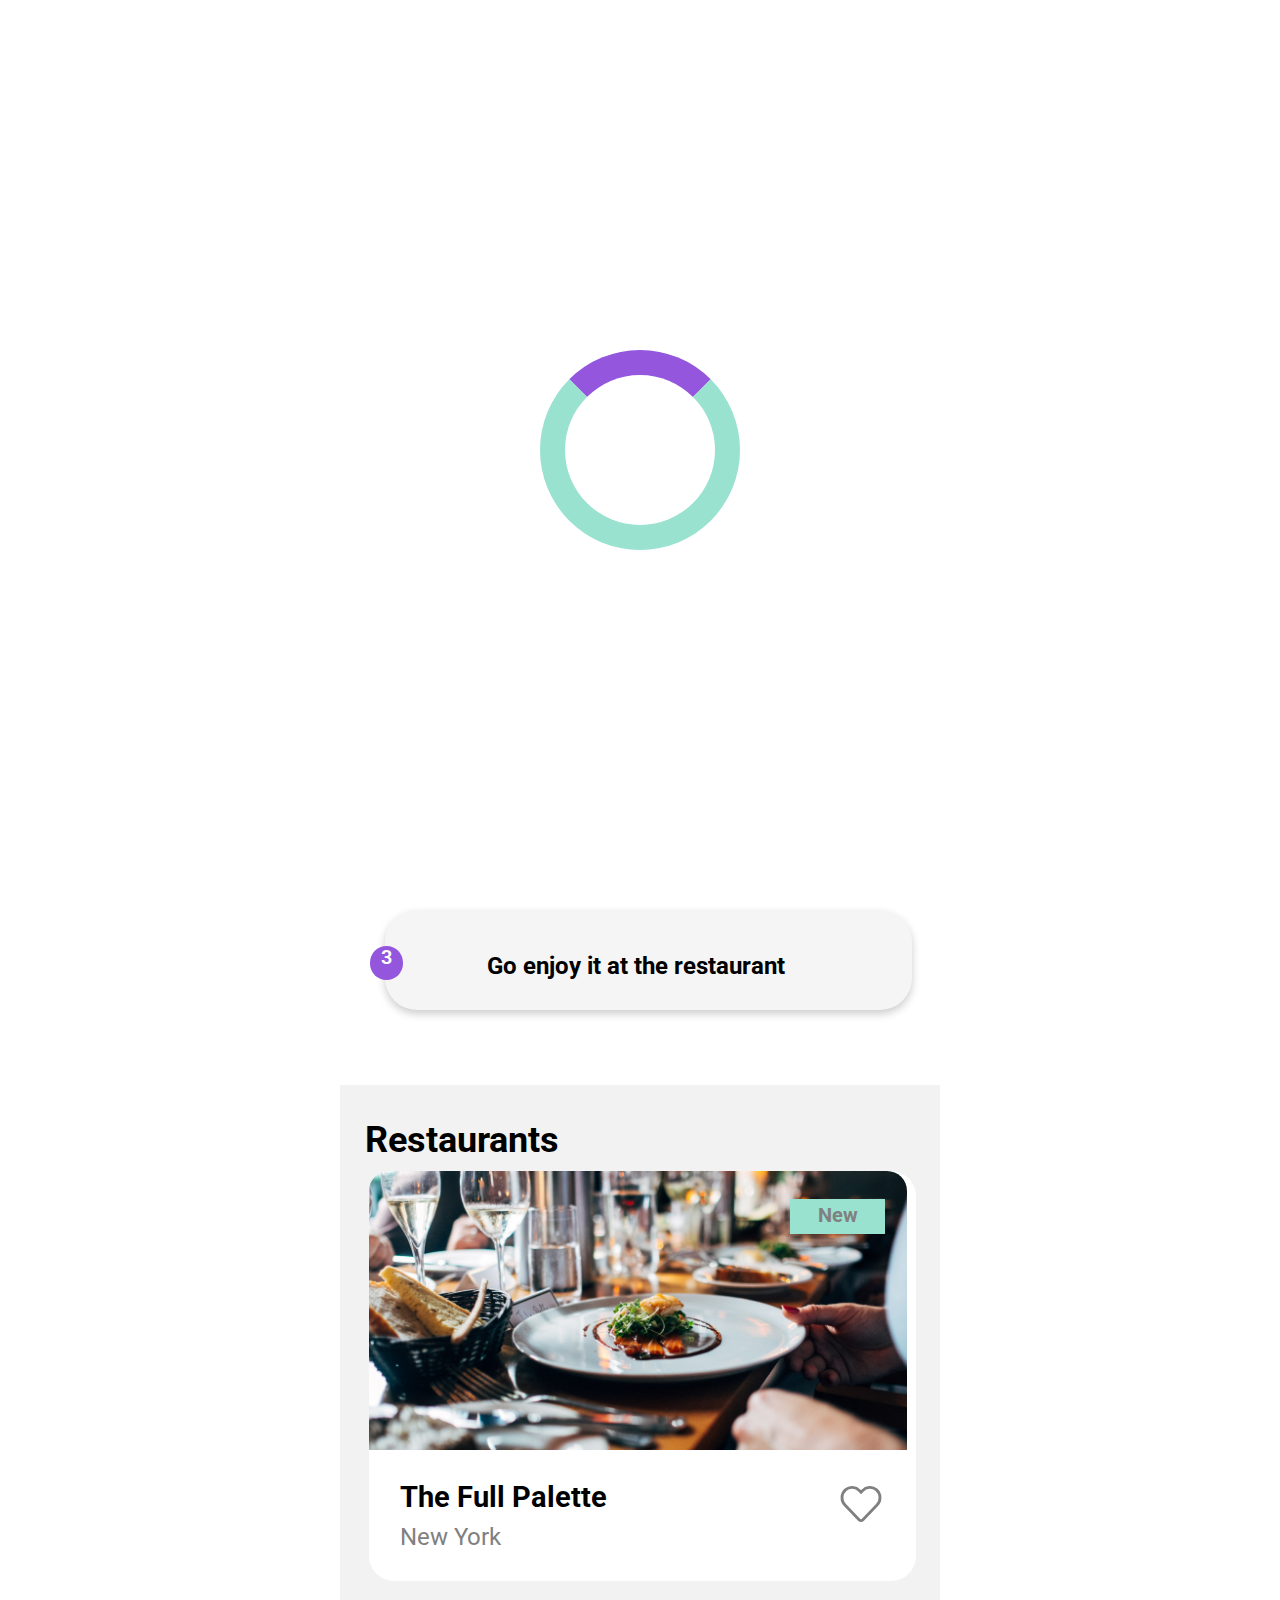
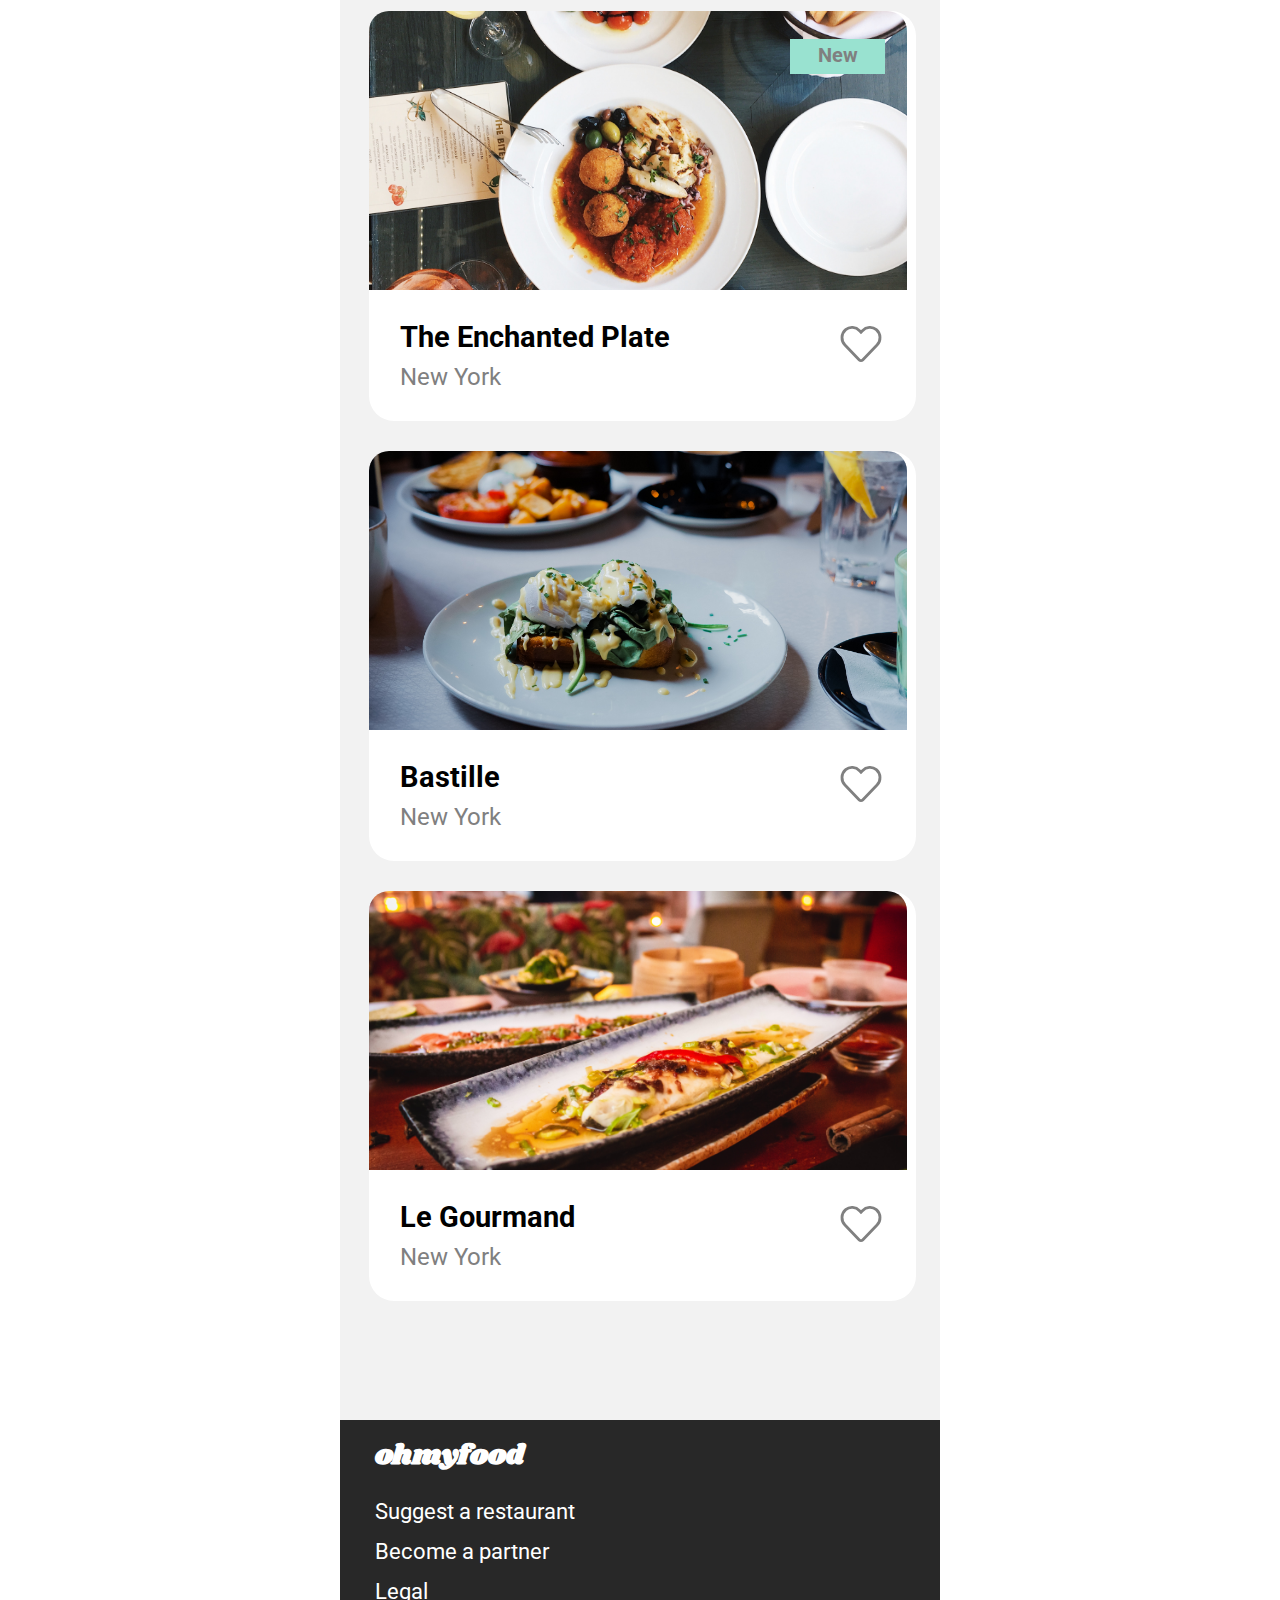
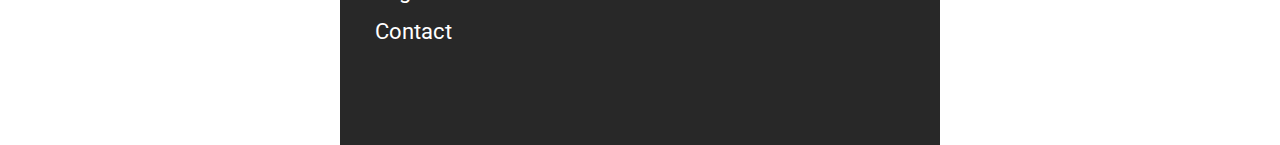
<file: docs/index.html>
<!DOCTYPE html>
<html lang="en">
<head>
    <meta charset="utf-8">
    <meta name="viewport" content="width=device-width, intial-scale=1.0">

    <link rel="preconnect" href="https://fonts.googleapis.com">
    <link rel="preconnect" href="https://fonts.gstatic.com" crossorigin>
    <link href="https://fonts.googleapis.com/css2?family=Roboto:ital,wght@0,400;0,700;0,900;1,400;1,700;1,900&display=swap"
        rel="stylesheet">
    <link rel="preconnect" href="https://fonts.googleapis.com">
    <link rel="preconnect" href="https://fonts.gstatic.com" crossorigin>
    <link href="https://fonts.googleapis.com/css2?family=Shrikhand&display=swap" rel="stylesheet">
         
    <link rel="stylesheet" href="https://use.fontawesome.com/releases/v5.15.4/css/all.css"
        integrity="sha384-DyZ88mC6Up2uqS4h/KRgHuoeGwBcD4Ng9SiP4dIRy0EXTlnuz47vAwmeGwVChigm" crossorigin="anonymous"> 

    <link rel="stylesheet" type="text/css" href="css/normalize.css">
    <link rel="stylesheet" type="text/css" href="css/style.css">

    <title>Ohmyfood</title>



</head>

<body>
    <div class="loader loader--hidden"></div>
    <header>
        <div class="header__logo-container">
            <img src="images/logo/ohmyfood.png" alt="ohmyfood logo" width="350" height="100">
        </div>

        <div id="header__location-container">
            <span id="location-icon"><i class="fas fa-map-marker-alt"></i></span>
            <p>Paris, Belleville</p>

        </div>
    </header>
    <main>
        <div class="container">
            <p class="container__title"><strong>Book the menu you like</strong></p>
            <p id="booking__text">Discover top-of-the-art restaurants we picked for you</p>
            <button class="explore-btn">
                Explore our restaurants
            </button>
        </div>

        <div id="how-it-works" class="container">
            <p class="container__title"><strong>How it works</strong></p>
            <div class="how-it-works__btn--grid">
                <button class="how-it-works__btn">
                    <span class="circle-icon">1</span>
                    <i class="fas fa-mobile-alt"></i>
                    <span class="btn--text">Choose a restaurant</span>
                </button>

                <button class="how-it-works__btn">
                    <span class="circle-icon">2</span>
                    <i class="fas fa-list-ul"></i>
                    <span class="btn--text">Create your menu</span>
                </button>

                <button class="how-it-works__btn">
                    <span class="circle-icon">3</span>
                    <i class="fas fa-store"></i>
                    <span class="btn--text">Go enjoy it at the restaurant</span>
                </button>

            </div>

        </div>

        <div id="restaurants" class="container">
            <p class="container__title"><strong>Restaurants</strong></p>

            <div class="restaurants__grid">
                <a href="html/fullpalette.html" class="restaurants__card">
                    <div class="card-header">
                        <img src="images/restaurants/jay-wennington-N_Y88TWmGwA-unsplash.jpg" alt="The Full Palette"
                            width="200" height="200">
                         <div class="new-overlay">New</div>
                    </div>
                    <div class="card-footer">
                        <div class="card__description">
                            <p class="card__title"><strong>The Full Palette</strong></p>
                            <p class="card__text">New York</p>
                        </div>
                        <!-- <i class="far fa-heart"></i> -->
                        <div class="heart-icon">
                            <svg class="heart-main" viewBox="0 0 512 512" width="100">
                              <path d="M462.3 62.6C407.5 15.9 326 24.3 275.7 76.2L256 96.5l-19.7-20.3C186.1 24.3 104.5 15.9 49.7 62.6c-62.8 53.6-66.1 149.8-9.9 207.9l193.5 199.8c12.5 12.9 32.8 12.9 45.3 0l193.5-199.8c56.3-58.1 53-154.3-9.8-207.9z" />
                            </svg>
                        </div>

                    </div>
                </a>
                <a href="html/enchantedplate.html" class="restaurants__card">
                    <div class="card-header">
                        <img src="images/restaurants/stil-u2Lp8tXIcjw-unsplash.jpg" alt="The Enchanted Plate"
                            width="200" height="200">
                        <div class="new-overlay">New</div>
                    </div>
                    <div class="card-footer">
                        <div class="card__description">
                            <p class="card__title"><strong>The Enchanted Plate</strong></p>
                            <p class="card__text">New York</p>
                        </div>
                        <!-- <i class="far fa-heart"></i> -->
                        <div class="heart-icon">
                            <svg class="heart-main" viewBox="0 0 512 512" width="100">
                              <path d="M462.3 62.6C407.5 15.9 326 24.3 275.7 76.2L256 96.5l-19.7-20.3C186.1 24.3 104.5 15.9 49.7 62.6c-62.8 53.6-66.1 149.8-9.9 207.9l193.5 199.8c12.5 12.9 32.8 12.9 45.3 0l193.5-199.8c56.3-58.1 53-154.3-9.8-207.9z" />
                            </svg>
                        </div>

                    </div>
                </a>
                <a href="html/bastille.html" class="restaurants__card">
                    <div class="card-header">
                        <img src="images/restaurants/toa-heftiba-DQKerTsQwi0-unsplash.jpg" alt="Bastille" width="200"
                            height="200">
                    </div>
                    <div class="card-footer">
                        <div class="card__description">
                            <p class="card__title"><strong>Bastille</strong></p>
                            <p class="card__text">New York</p>
                        </div>
                        <!-- <i class="far fa-heart"></i> -->
                        <div class="heart-icon">
                            <svg class="heart-main" viewBox="0 0 512 512" width="100">
                              <path d="M462.3 62.6C407.5 15.9 326 24.3 275.7 76.2L256 96.5l-19.7-20.3C186.1 24.3 104.5 15.9 49.7 62.6c-62.8 53.6-66.1 149.8-9.9 207.9l193.5 199.8c12.5 12.9 32.8 12.9 45.3 0l193.5-199.8c56.3-58.1 53-154.3-9.8-207.9z" />
                            </svg>
                        </div>

                    </div>
                </a>
                <a href="html/gourmand.html" class="restaurants__card">
                    <div class="card-header">
                        <img src="images/restaurants/louis-hansel-shotsoflouis-qNBGVyOCY8Q-unsplash.jpg"
                            alt="Le Gourmand" width="200" height="200">
                    </div>
                    <div class="card-footer">
                        <div class="card__description">
                            <p class="card__title"><strong>Le Gourmand</strong></p>
                            <p class="card__text">New York</p>
                        </div>
                        <!-- <i class="far fa-heart"></i> -->
                        <div class="heart-icon">
                            <svg class="heart-main" viewBox="0 0 512 512" width="100">
                              <path d="M462.3 62.6C407.5 15.9 326 24.3 275.7 76.2L256 96.5l-19.7-20.3C186.1 24.3 104.5 15.9 49.7 62.6c-62.8 53.6-66.1 149.8-9.9 207.9l193.5 199.8c12.5 12.9 32.8 12.9 45.3 0l193.5-199.8c56.3-58.1 53-154.3-9.8-207.9z" />
                            </svg>
                        </div>

                    </div>
                </a>

            </div>
        </div>


    </main>
    <footer>
        <div class="footer__container">
            <p id="footer__logo"><strong>ohmyfood</strong></p>
            <ul>
                <li><a href="#"> <i class="fas fa-utensils"></i> Suggest a restaurant</a></li>
                <li><a href="#"> <i class="fas fa-hands-helping"></i> Become a partner</a></li>
                <li><a href="#"> Legal</a></li>
                <li><a href="mailto:contact@ohymyfood.com"> Contact</a></li>
            </ul>
        </div>

    </footer>
</body>









</html>
</file>
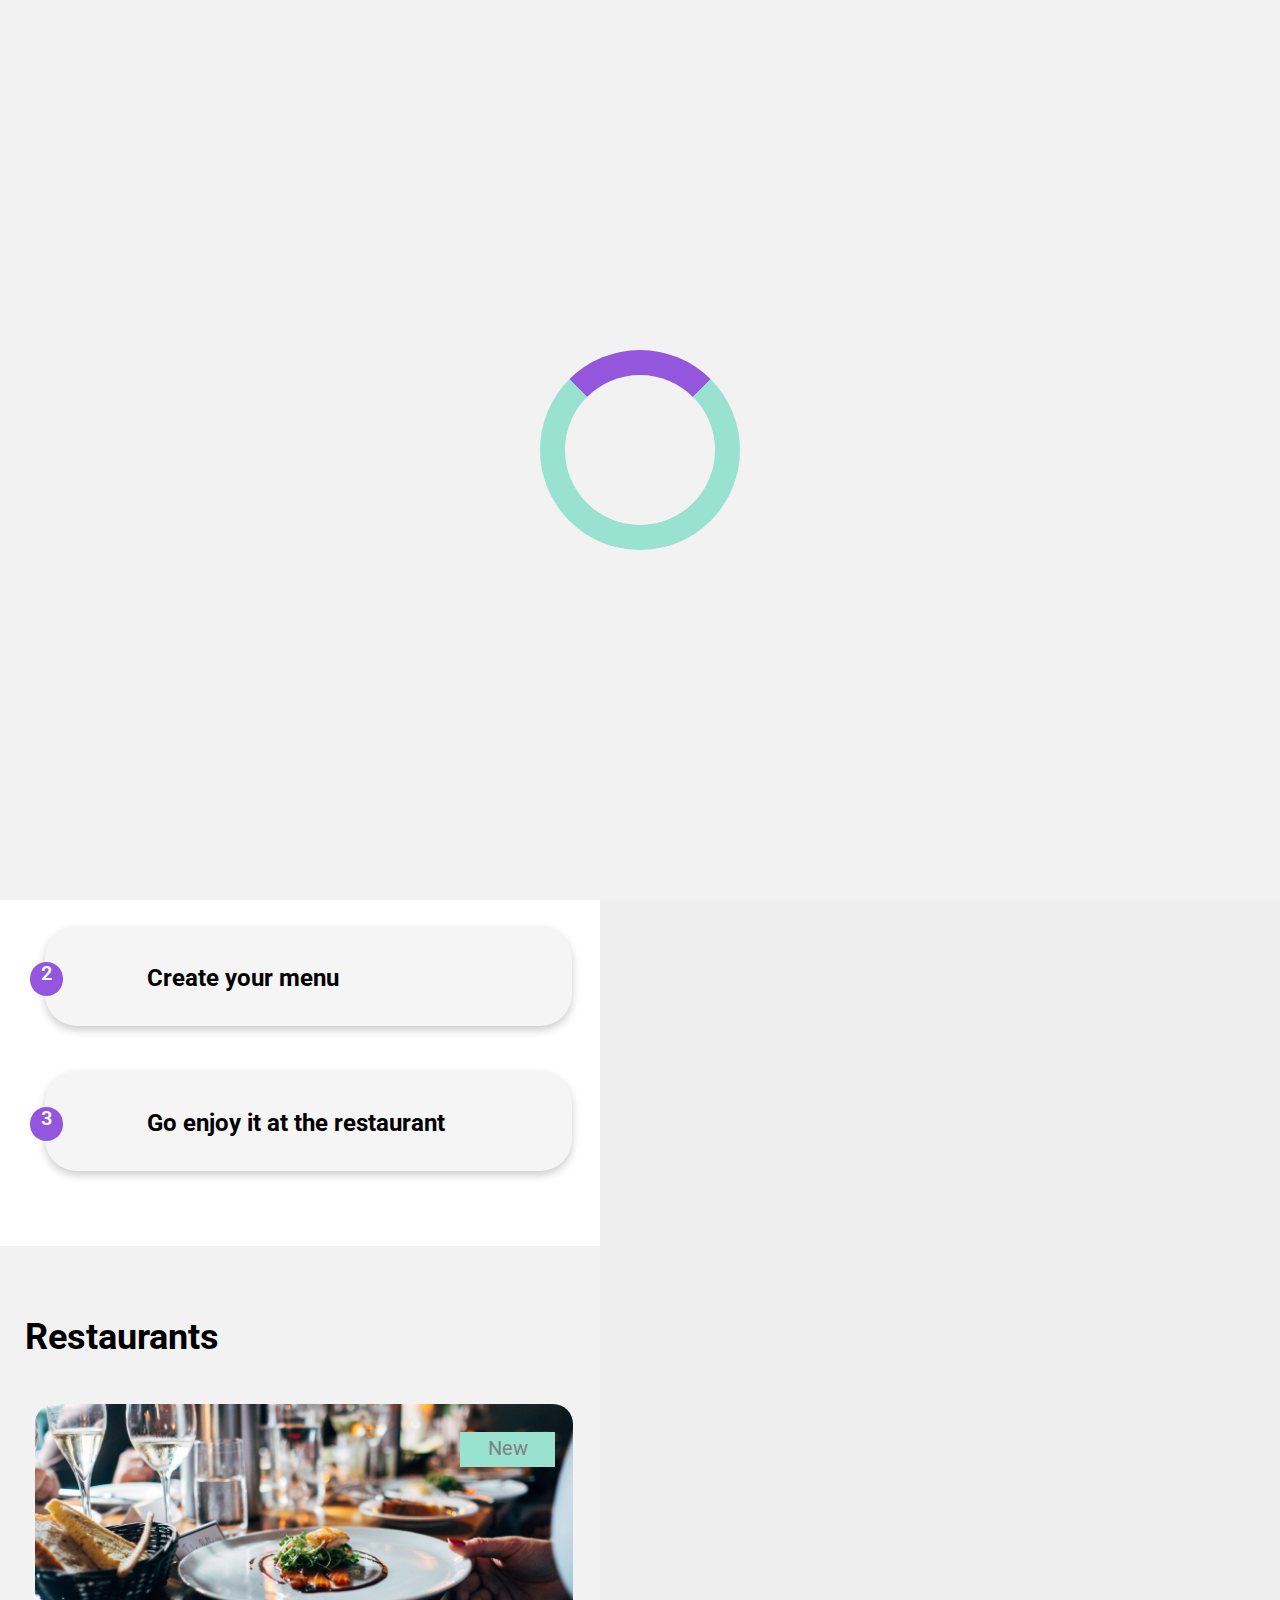
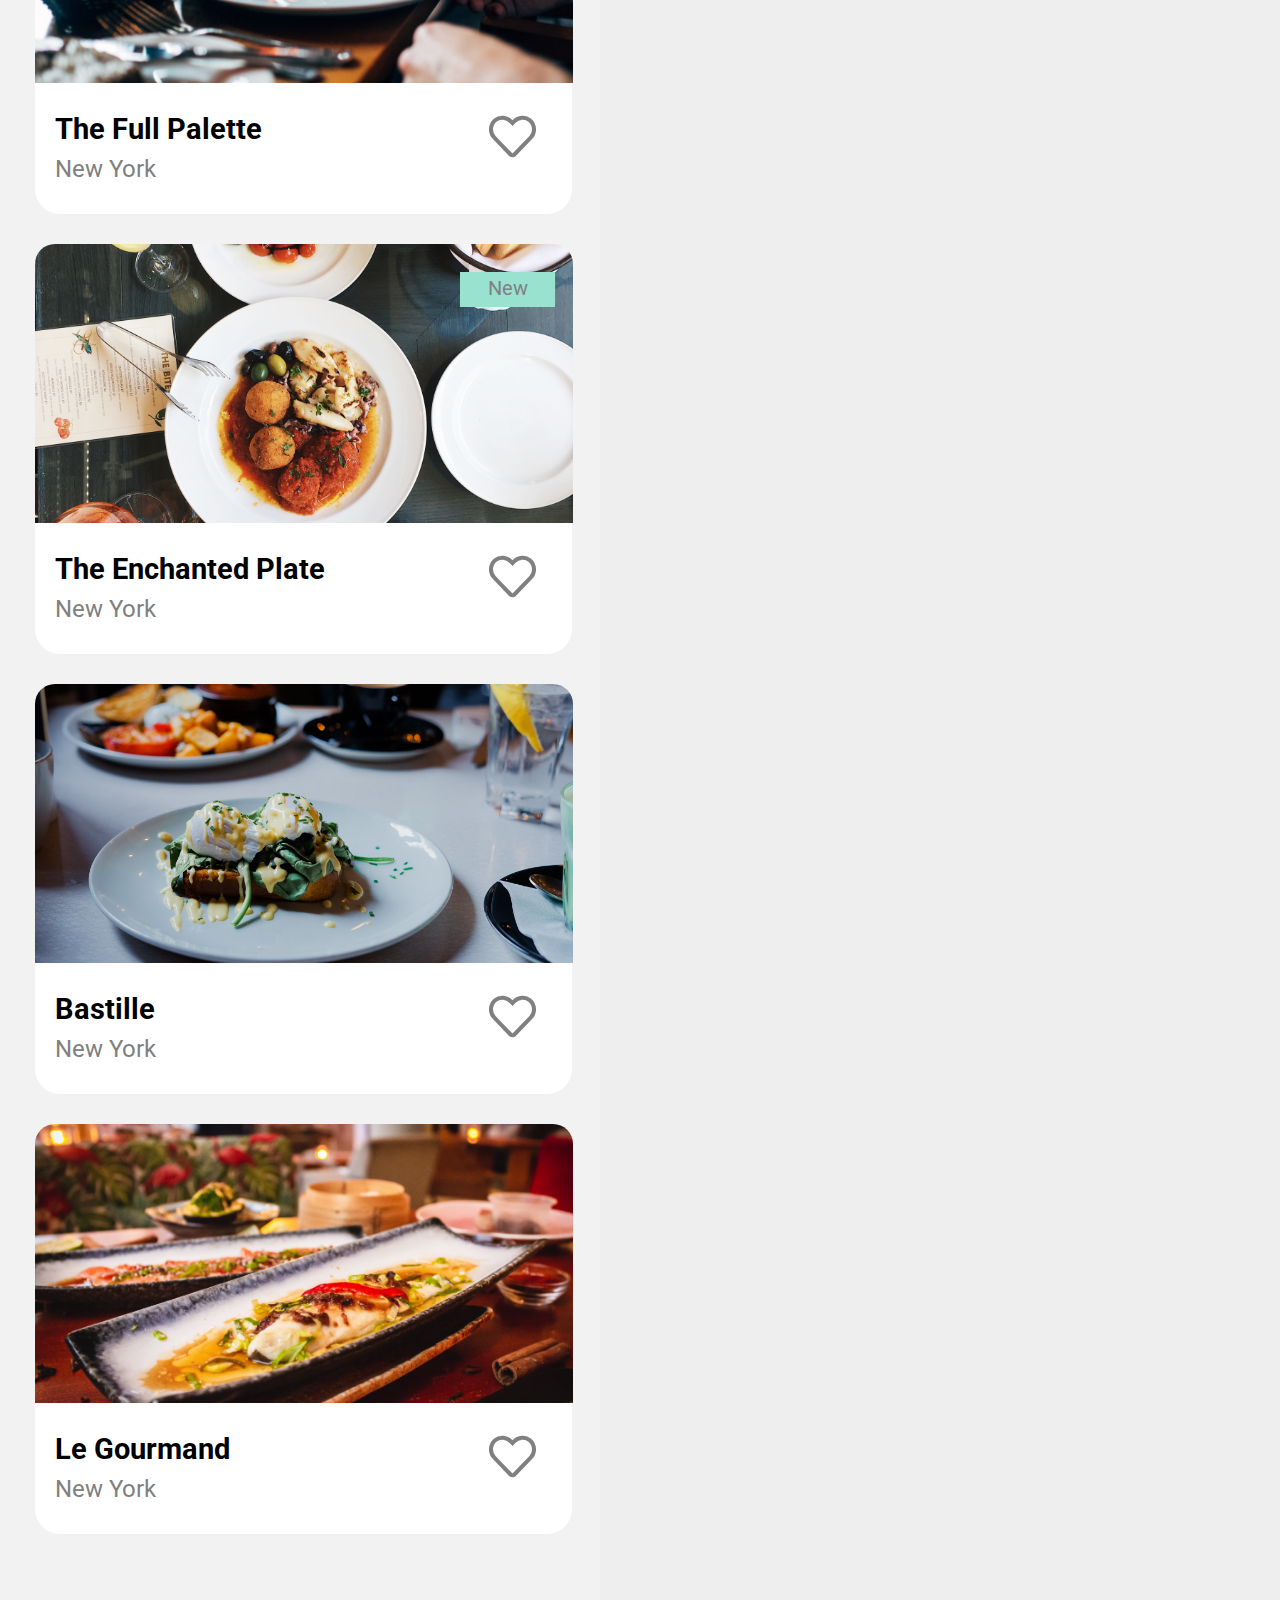
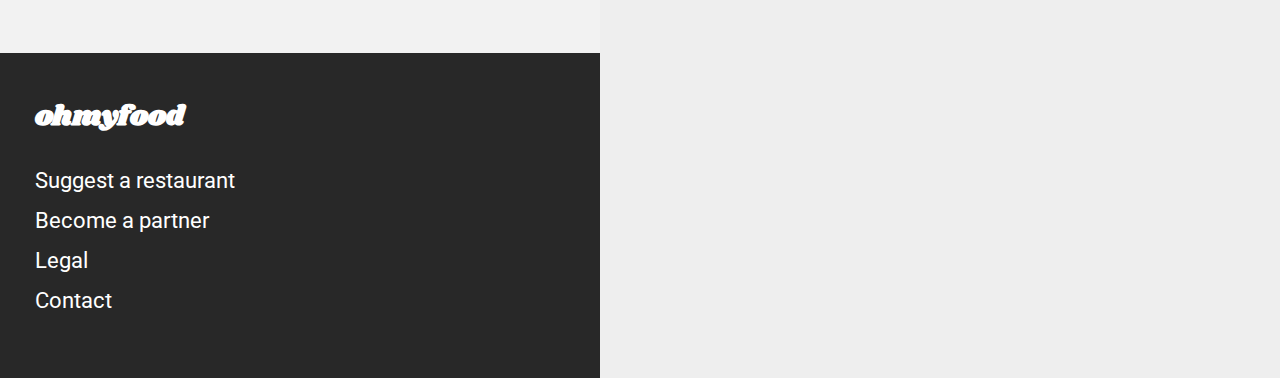
<file: p3-wip/index.html>
<!DOCTYPE html>
<html lang="en">
<head>
    <meta charset="utf-8">
    <meta name="viewport" content="width=device-width, intial-scale=1.0">

    <link rel="preconnect" href="https://fonts.googleapis.com">
    <link rel="preconnect" href="https://fonts.gstatic.com" crossorigin>
    <link href="https://fonts.googleapis.com/css2?family=Roboto:ital,wght@0,400;0,700;0,900;1,400;1,700;1,900&display=swap"
        rel="stylesheet">
    <link rel="preconnect" href="https://fonts.googleapis.com">
    <link rel="preconnect" href="https://fonts.gstatic.com" crossorigin>
    <link href="https://fonts.googleapis.com/css2?family=Shrikhand&display=swap" rel="stylesheet">
         
    <link rel="stylesheet" href="https://use.fontawesome.com/releases/v5.15.4/css/all.css"
        integrity="sha384-DyZ88mC6Up2uqS4h/KRgHuoeGwBcD4Ng9SiP4dIRy0EXTlnuz47vAwmeGwVChigm" crossorigin="anonymous"> 

    <link rel="stylesheet" type="text/css" href="css/normalize.css">
    <link rel="stylesheet" type="text/css" href="css/style.css">

    <title>Ohmyfood</title>



</head>

<body>
    <div class="loader loader--hidden"></div>
    <header>
        <div class="header__logo-container">
            <img src="images/logo/ohmyfood.png" alt="ohmyfood logo" width="" height="">
        </div>

        <div id="header__location-container">
            <span id="location-icon"><i class="fas fa-map-marker-alt"></i></span>
            <p>Paris, Belleville</p>

        </div>
    </header>
    <main>
        <div class="container">
            <p class="container__title"><strong>Book the menu you like</strong></p>
            <p id="booking__text">Discover top-of-the-art restaurants we picked for you</p>
            <button class="explore-btn">
                Explore our restaurants
            </button>
        </div>

        <div id="how-it-works" class="container">
            <p class="container__title"><strong>How it works</strong></p>
            <div class="how-it-works__btn--grid">
                <button class="how-it-works__btn">
                    <span class="circle-icon">1</span>
                    <i class="fas fa-mobile-alt"></i>
                    <p>Choose a restaurant</p>
                </button>

                <button class="how-it-works__btn">
                    <span class="circle-icon">2</span>
                    <i class="fas fa-list-ul"></i>
                    <p>Create your menu</p>
                </button>

                <button class="how-it-works__btn">
                    <span class="circle-icon">3</span>
                    <i class="fas fa-store"></i>
                    <p>Go enjoy it at the restaurant</p>
                </button>

            </div>

        </div>

        <div id="restaurants" class="container">
            <p class="container__title"><strong>Restaurants</strong></p>

            <div class="restaurants__grid">
                <a href="html/fullpalette.html" class="restaurants__card">
                    <div class="card-header">
                        <img src="images/restaurants/jay-wennington-N_Y88TWmGwA-unsplash.jpg" alt="The Full Palette"
                            width="200" height="200">
                         <div class="new-overlay">New</div>
                    </div>
                    <div class="card-footer">
                        <span class="card__description">
                            <p class="card__title"><strong>The Full Palette</strong></p>
                            <p class="card__text">New York</p>
                        </span>
                        <!-- <i class="far fa-heart"></i> -->
                        <div class="heart-icon">
                            <svg class="heart-main" viewBox="0 0 512 512" width="100" title="heart">
                              <path d="M462.3 62.6C407.5 15.9 326 24.3 275.7 76.2L256 96.5l-19.7-20.3C186.1 24.3 104.5 15.9 49.7 62.6c-62.8 53.6-66.1 149.8-9.9 207.9l193.5 199.8c12.5 12.9 32.8 12.9 45.3 0l193.5-199.8c56.3-58.1 53-154.3-9.8-207.9z" />
                            </svg>
                        </div>

                    </div>
                </a>
                <a href="html/enchantedplate.html" class="restaurants__card">
                    <div class="card-header">
                        <img src="images/restaurants/stil-u2Lp8tXIcjw-unsplash.jpg" alt="The Enchanted Plate"
                            width="200" height="200">
                        <div class="new-overlay">New</div>
                    </div>
                    <div class="card-footer">
                        <span class="card__description">
                            <p class="card__title"><strong>The Enchanted Plate</strong></p>
                            <p class="card__text">New York</p>
                        </span>
                        <!-- <i class="far fa-heart"></i> -->
                        <div class="heart-icon">
                            <svg class="heart-main" viewBox="0 0 512 512" width="100" title="heart">
                              <path d="M462.3 62.6C407.5 15.9 326 24.3 275.7 76.2L256 96.5l-19.7-20.3C186.1 24.3 104.5 15.9 49.7 62.6c-62.8 53.6-66.1 149.8-9.9 207.9l193.5 199.8c12.5 12.9 32.8 12.9 45.3 0l193.5-199.8c56.3-58.1 53-154.3-9.8-207.9z" />
                            </svg>
                        </div>

                    </div>
                </a>
                <a href="html/bastille.html" class="restaurants__card">
                    <div class="card-header">
                        <img src="images/restaurants/toa-heftiba-DQKerTsQwi0-unsplash.jpg" alt="Bastille" width="200"
                            height="200">
                    </div>
                    <div class="card-footer">
                        <span class="card__description">
                            <p class="card__title"><strong>Bastille</strong></p>
                            <p class="card__text">New York</p>
                        </span>
                        <!-- <i class="far fa-heart"></i> -->
                        <div class="heart-icon">
                            <svg class="heart-main" viewBox="0 0 512 512" width="100" title="heart">
                              <path d="M462.3 62.6C407.5 15.9 326 24.3 275.7 76.2L256 96.5l-19.7-20.3C186.1 24.3 104.5 15.9 49.7 62.6c-62.8 53.6-66.1 149.8-9.9 207.9l193.5 199.8c12.5 12.9 32.8 12.9 45.3 0l193.5-199.8c56.3-58.1 53-154.3-9.8-207.9z" />
                            </svg>
                        </div>

                    </div>
                </a>
                <a href="html/gourmand.html" class="restaurants__card">
                    <div class="card-header">
                        <img src="images/restaurants/louis-hansel-shotsoflouis-qNBGVyOCY8Q-unsplash.jpg"
                            alt="Le Gourmand" width="200" height="200">
                    </div>
                    <div class="card-footer">
                        <span class="card__description">
                            <p class="card__title"><strong>Le Gourmand</strong></p>
                            <p class="card__text">New York</p>
                        </span>
                        <!-- <i class="far fa-heart"></i> -->
                        <div class="heart-icon">
                            <svg class="heart-main" viewBox="0 0 512 512" width="100" title="heart">
                              <path d="M462.3 62.6C407.5 15.9 326 24.3 275.7 76.2L256 96.5l-19.7-20.3C186.1 24.3 104.5 15.9 49.7 62.6c-62.8 53.6-66.1 149.8-9.9 207.9l193.5 199.8c12.5 12.9 32.8 12.9 45.3 0l193.5-199.8c56.3-58.1 53-154.3-9.8-207.9z" />
                            </svg>
                        </div>

                    </div>
                </a>

            </div>
        </div>


    </main>
    <footer>
        <div class="footer__container">
            <p id="footer__logo"><strong>ohmyfood</strong></p>
            <ul>
                <li><a href="#"> <i class="fas fa-utensils"></i> Suggest a restaurant</a></li>
                <li><a href="#"> <i class="fas fa-hands-helping"></i> Become a partner</a></li>
                <li><a href="#"> Legal</a></li>
                <li><a href="#"> Contact</a></li>
            </ul>
        </div>

    </footer>
</body>









</html>
</file>
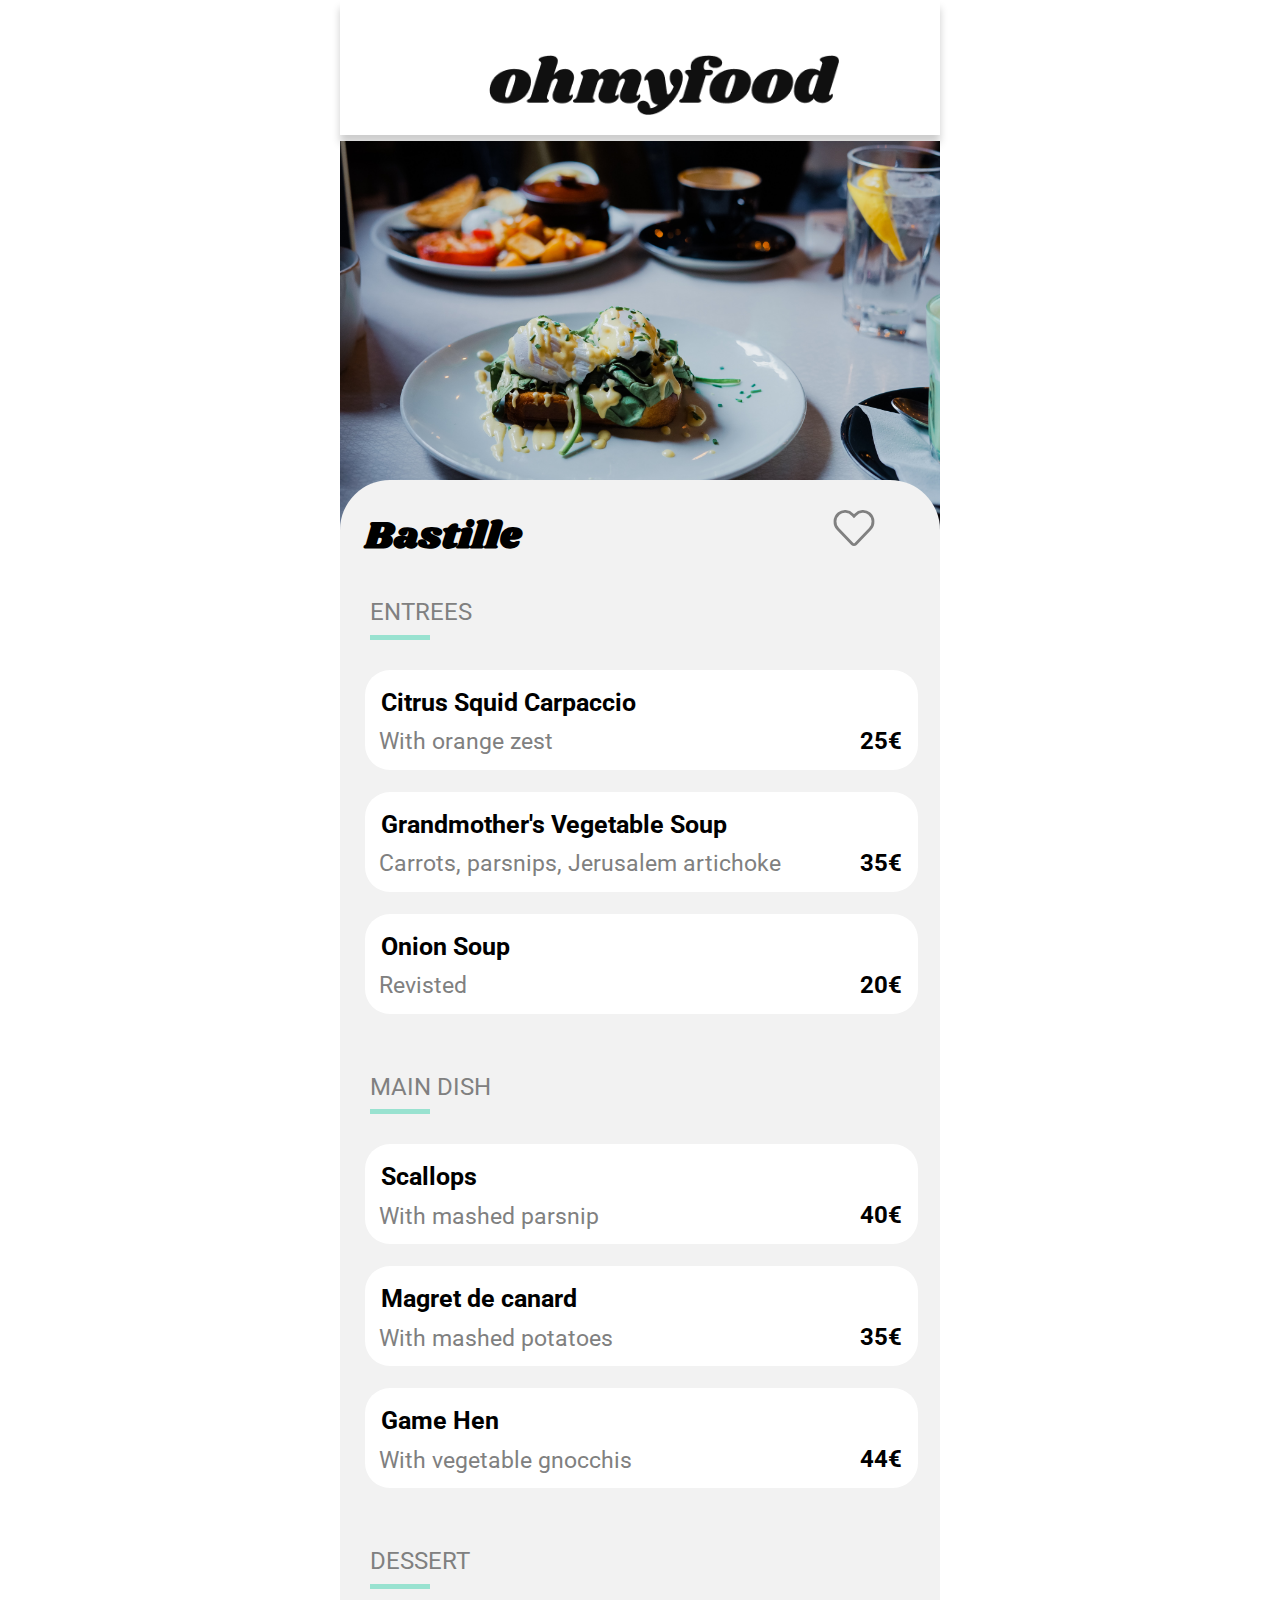
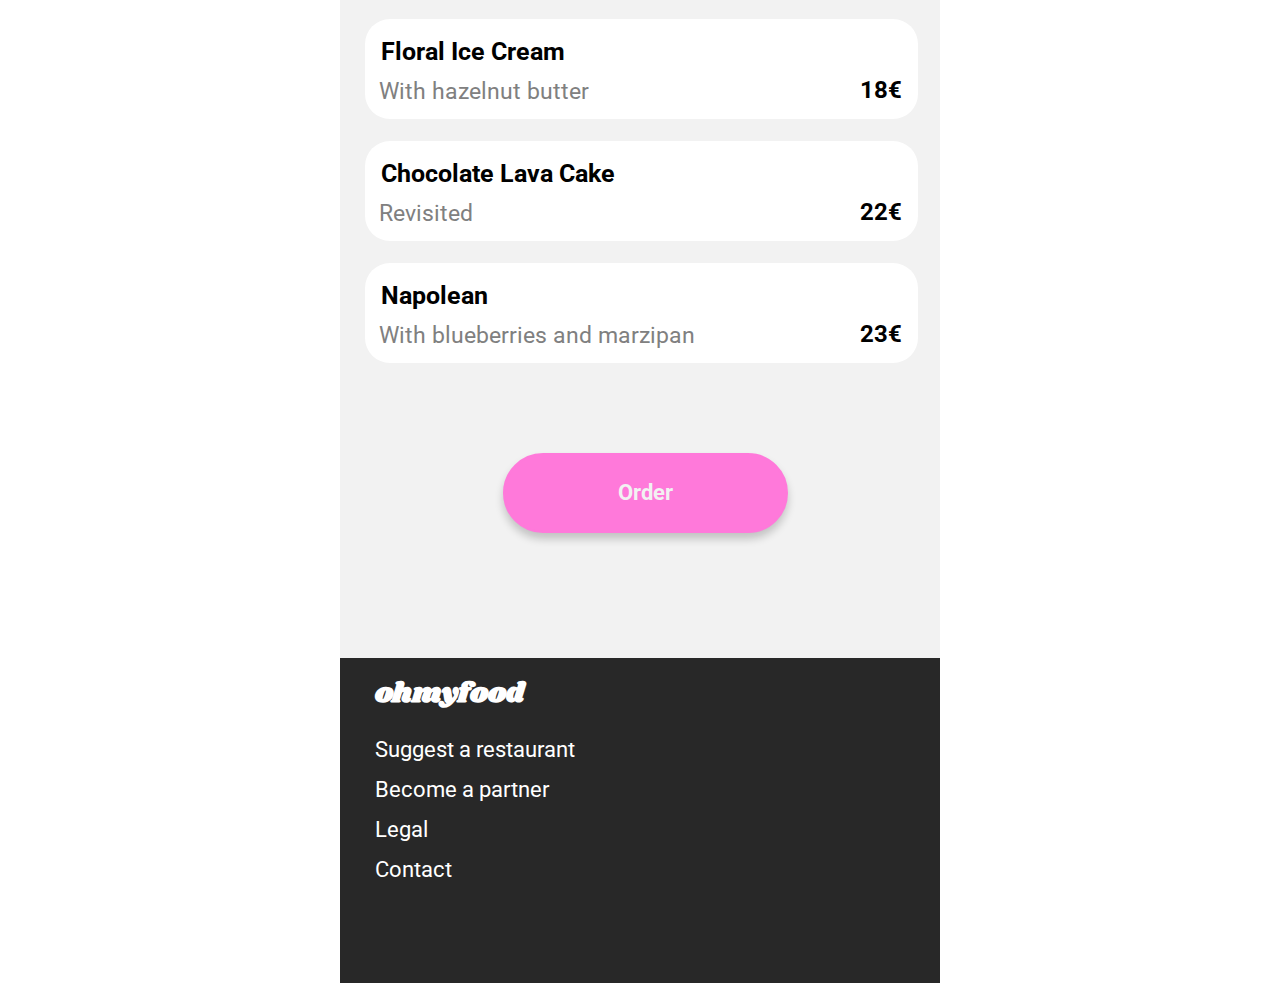
<file: docs/html/bastille.html>
<!DOCTYPE html>
<html lang="en">
<head>
    <meta charset="utf-8">
    <meta name="viewport" content="width=device-width, intial-scale=1.0">

    <link rel="preconnect" href="https://fonts.googleapis.com">
    <link rel="preconnect" href="https://fonts.gstatic.com" crossorigin>
    <link href="https://fonts.googleapis.com/css2?family=Roboto:ital,wght@0,400;0,700;0,900;1,400;1,700;1,900&display=swap"
        rel="stylesheet">
    <link rel="preconnect" href="https://fonts.googleapis.com">
    <link rel="preconnect" href="https://fonts.gstatic.com" crossorigin>
    <link href="https://fonts.googleapis.com/css2?family=Shrikhand&display=swap" rel="stylesheet">
         
    <link rel="stylesheet" href="https://use.fontawesome.com/releases/v5.15.4/css/all.css"
        integrity="sha384-DyZ88mC6Up2uqS4h/KRgHuoeGwBcD4Ng9SiP4dIRy0EXTlnuz47vAwmeGwVChigm" crossorigin="anonymous"> 

    <link rel="stylesheet" type="text/css" href="../css/normalize.css">
    <link rel="stylesheet" type="text/css" href="../css/style.css">

    <title>Bastille</title>



</head>
<body>
    <header>
      
        <div class="header__logo-container">
            <a href="../index.html" class="header__redirect">
             <i class="fas fa-arrow-left"></i>
            </a>
            <img src="../images/logo/ohmyfood.png" alt="ohmyfood logo" width="450" height="100">
        </div>
        <div class="header__preview">
            <img src="../images/restaurants/toa-heftiba-DQKerTsQwi0-unsplash.jpg" alt="Bastille" width="400"
                height="400">
        </div>
    </header>
    <main class="reposition">
      

        <div id="restaurant__menu" class="container">
            <div class="restaurant__menu--header">
                <p class="container__title container__title--alt"><strong>Bastille</strong></p>
                <div class="heart-icon">
                    <svg class="heart-main" viewBox="0 0 512 512" width="100">
                        <path
                            d="M462.3 62.6C407.5 15.9 326 24.3 275.7 76.2L256 96.5l-19.7-20.3C186.1 24.3 104.5 15.9 49.7 62.6c-62.8 53.6-66.1 149.8-9.9 207.9l193.5 199.8c12.5 12.9 32.8 12.9 45.3 0l193.5-199.8c56.3-58.1 53-154.3-9.8-207.9z" />
                    </svg>
                </div>
            </div>

            <div class="restaurant__menu--grid">
                <p class="card__text menu__title">ENTREES</p>
                <div class="restaurant__menu--card load-1">
                    <div class="card__description menu__description">
                        <p class="card__title menu__item"><strong>Citrus Squid Carpaccio</strong></p>
                        <p class="card__text menu__ingredients">With orange zest</p>
                    </div>
                    <span class="menu__price"><strong>25€</strong></span>
                    <div class="check">
                        <i class="far fa-check-circle"></i>
                    </div>
                </div>
                <div class="restaurant__menu--card load-2">
                    <div class="card__description menu__description">
                        <p class="card__title menu__item"><strong>Grandmother's Vegetable Soup</strong></p>
                        <p class="card__text menu__ingredients">Carrots, parsnips, Jerusalem artichoke</p>
                    </div>
                    <span class="menu__price"><strong>35€</strong></span>
                    <div class="check">
                        <i class="far fa-check-circle"></i>
                    </div>
                </div>
                <div class="restaurant__menu--card load-3">
                    <div class="card__description menu__description">
                        <p class="card__title menu__item"><strong>Onion Soup</strong></p>
                        <p class="card__text menu__ingredients">Revisted</p>
                    </div>
                    <span class="menu__price"><strong>20€</strong></span>
                    <div class="check">
                        <i class="far fa-check-circle"></i>
                    </div>
                </div>

            </div>

            <div class="restaurant__menu--grid">
                <p class="card__text menu__title">MAIN DISH</p>
                <div class="restaurant__menu--card load-1">
                    <div class="card__description menu__description">
                        <p class="card__title menu__item"><strong>Scallops</strong></p>
                        <p class="card__text menu__ingredients">With mashed parsnip</p>
                    </div>
                    <span class="menu__price"><strong>40€</strong></span>
                    <div class="check">
                        <i class="far fa-check-circle"></i>
                    </div>
                </div>
                <div class="restaurant__menu--card load-2">
                    <div class="card__description menu__description">
                        <p class="card__title menu__item"><strong>Magret de canard</strong></p>
                        <p class="card__text menu__ingredients">With mashed potatoes</p>
                    </div>
                    <span class="menu__price"><strong>35€</strong></span>
                    <div class="check">
                        <i class="far fa-check-circle"></i>
                    </div>
                </div>
                <div class="restaurant__menu--card load-3">
                    <div class="card__description menu__description">
                        <p class="card__title menu__item"><strong>Game Hen</strong></p>
                        <p class="card__text menu__ingredients">With vegetable gnocchis</p>
                    </div>
                    <span class="menu__price"><strong>44€</strong></span>
                    <div class="check">
                        <i class="far fa-check-circle"></i>
                    </div>
                </div>

            </div>

            <div class="restaurant__menu--grid">
                <p class="card__text menu__title">DESSERT</p>
                <div class="restaurant__menu--card load-1">
                    <div class="card__description menu__description">
                        <p class="card__title menu__item"><strong>Floral Ice Cream</strong></p>
                        <p class="card__text menu__ingredients">With hazelnut butter</p>
                    </div>
                    <span class="menu__price"><strong>18€</strong></span>
                    <div class="check">
                        <i class="far fa-check-circle"></i>
                    </div>
                </div>
                <div class="restaurant__menu--card load-2">
                    <div class="card__description menu__description">
                        <p class="card__title menu__item"><strong>Chocolate Lava Cake</strong></p>
                        <p class="card__text menu__ingredients">Revisited</p>
                    </div>
                    <span class="menu__price"><strong>22€</strong></span>
                    <div class="check">
                        <i class="far fa-check-circle"></i>
                    </div>
                </div>
                <div class="restaurant__menu--card load-3">
                    <div class="card__description menu__description">
                        <p class="card__title menu__item"><strong>Napolean</strong></p>
                        <p class="card__text menu__ingredients">With blueberries and marzipan</p>
                    </div>
                    <span class="menu__price"><strong>23€</strong></span>
                    <div class="check">
                        <i class="far fa-check-circle"></i>
                    </div>
                </div>

            </div>

            <div class="restaurant__menu--grid">
                <button class="explore-btn order-btn">Order</button>
            </div>

            


            
            
        </div>
        
    </main>
    <footer>
        <div class="footer__container">
            <p id="footer__logo"><strong>ohmyfood</strong></p>
            <ul>
                <li><a href="#"> <i class="fas fa-utensils"></i> Suggest a restaurant</a></li>
                <li><a href="#"> <i class="fas fa-hands-helping"></i> Become a partner</a></li>
                <li><a href="#"> Legal</a></li>
                <li><a href="mailto:contact@ohymyfood.com"> Contact</a></li>
            </ul>
        </div>

    </footer>
</body>





</html>
</file>
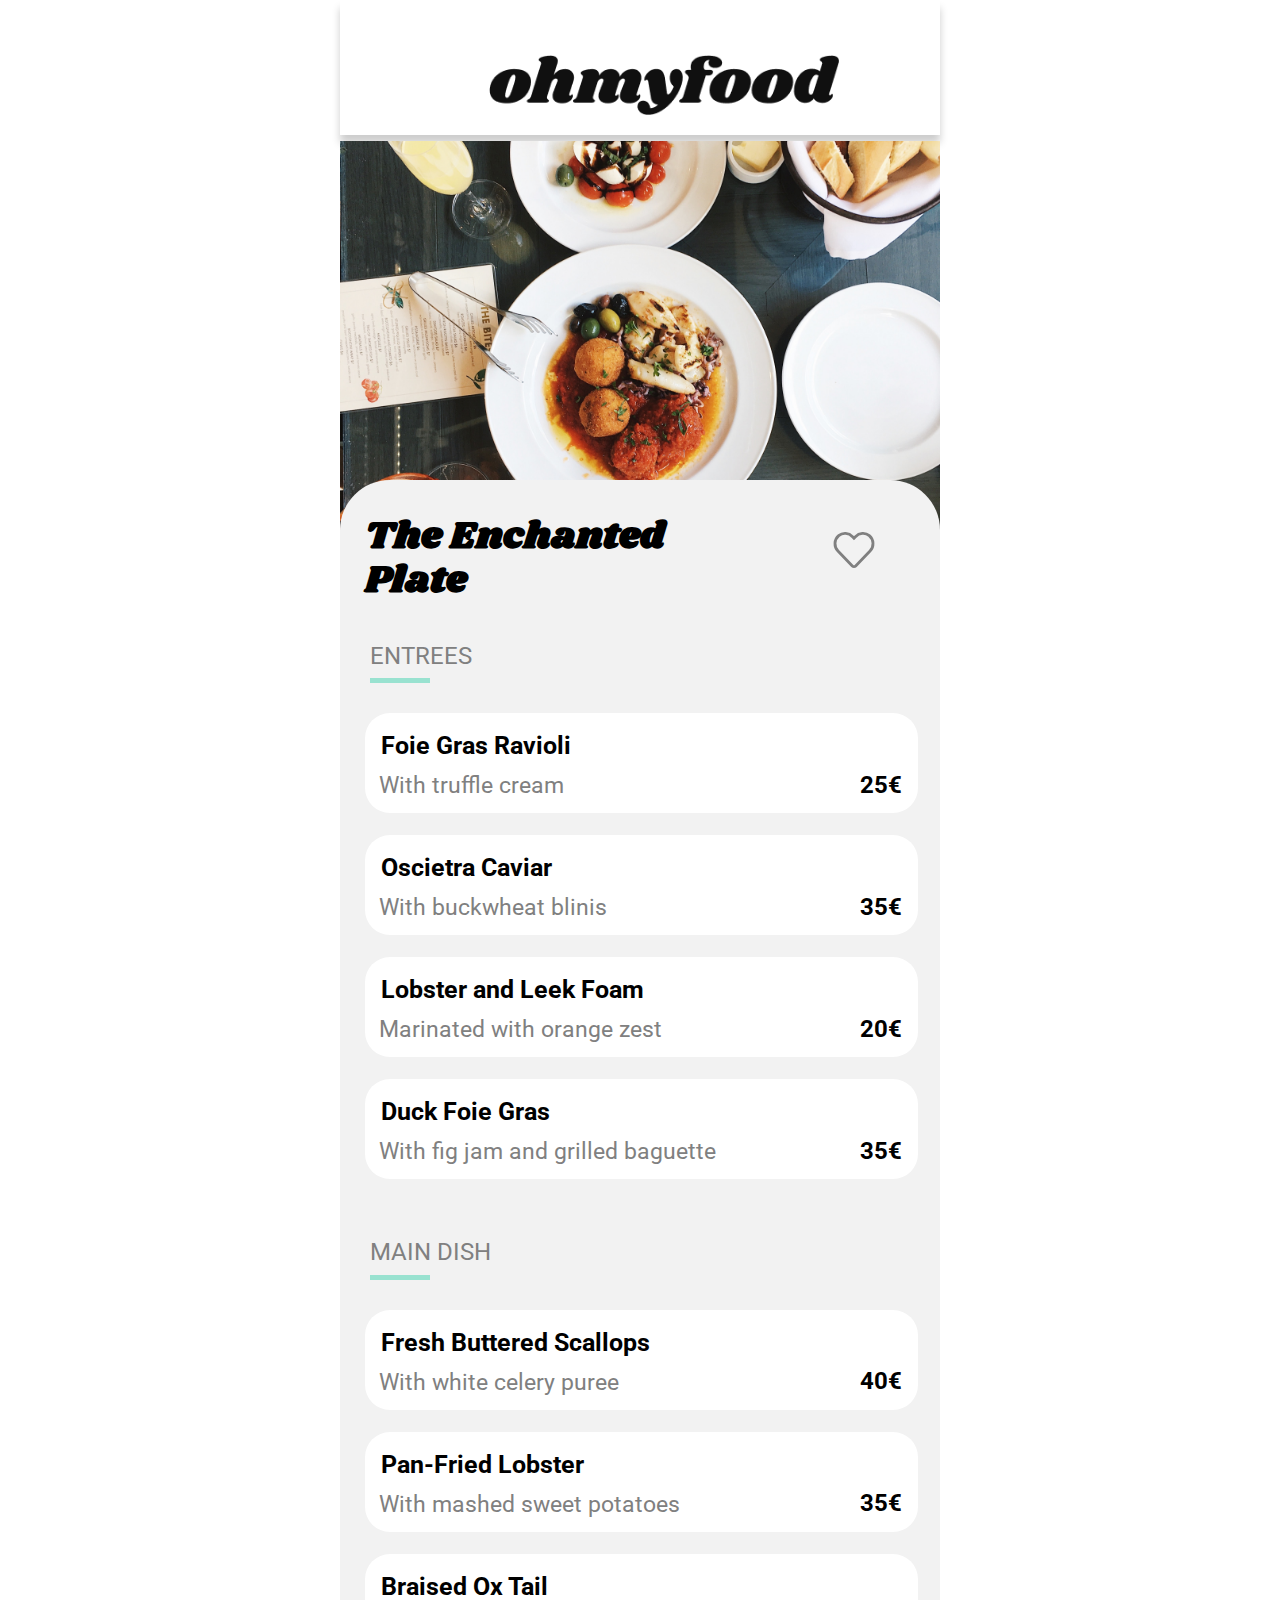
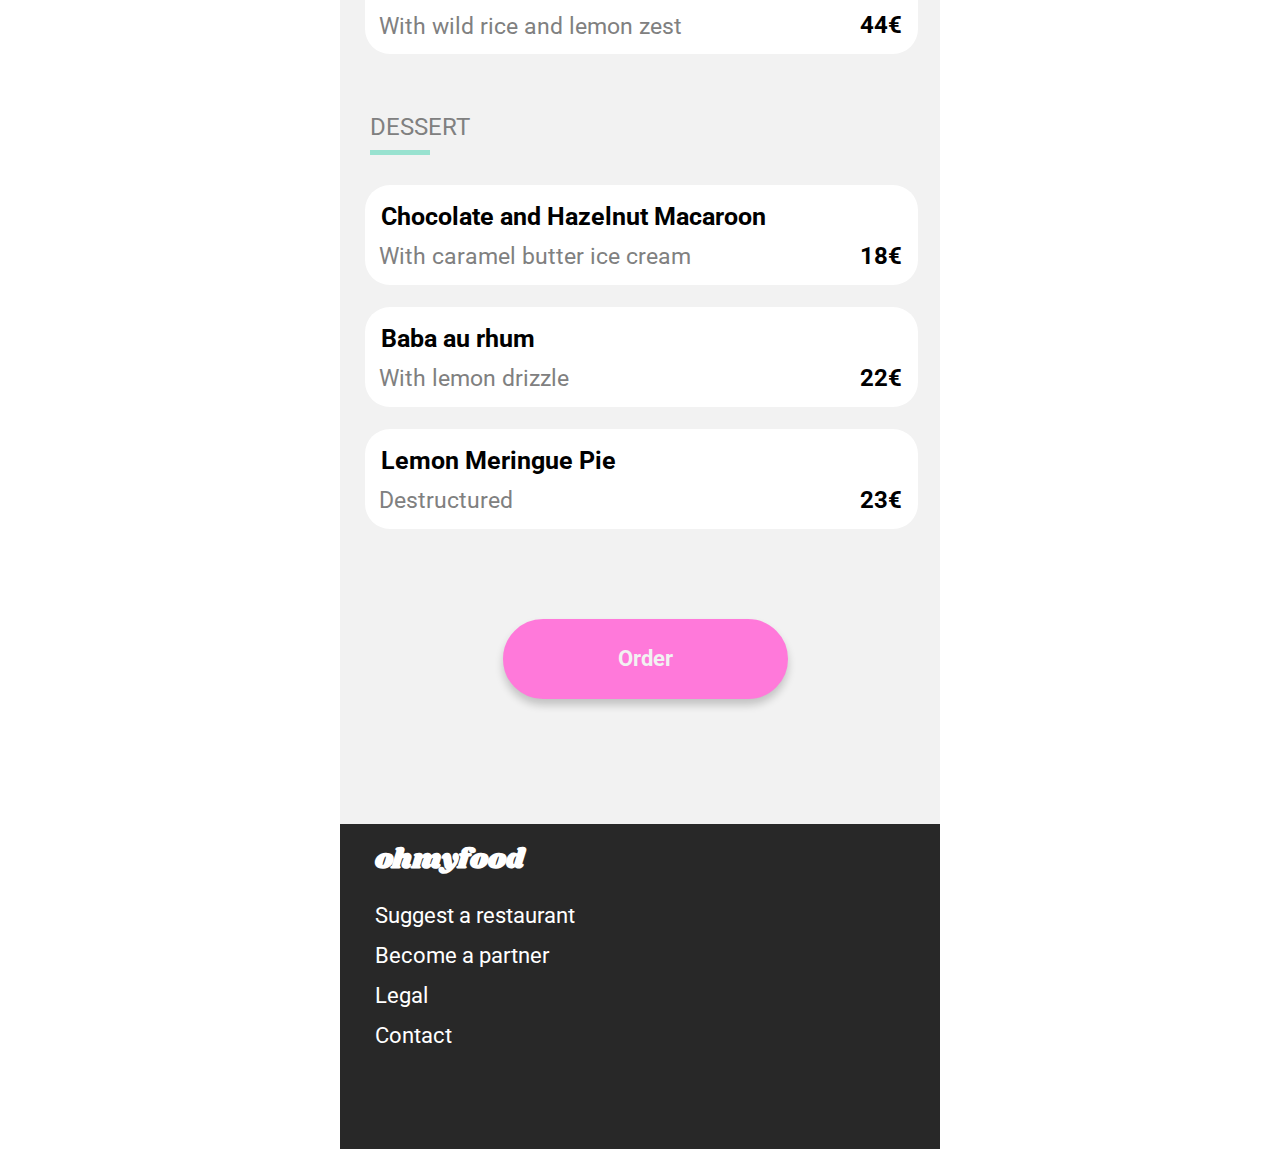
<file: docs/html/enchantedplate.html>
<!DOCTYPE html>
<html lang="en">
<head>
    <meta charset="utf-8">
    <meta name="viewport" content="width=device-width, intial-scale=1.0">

    <link rel="preconnect" href="https://fonts.googleapis.com">
    <link rel="preconnect" href="https://fonts.gstatic.com" crossorigin>
    <link href="https://fonts.googleapis.com/css2?family=Roboto:ital,wght@0,400;0,700;0,900;1,400;1,700;1,900&display=swap"
        rel="stylesheet">
    <link rel="preconnect" href="https://fonts.googleapis.com">
    <link rel="preconnect" href="https://fonts.gstatic.com" crossorigin>
    <link href="https://fonts.googleapis.com/css2?family=Shrikhand&display=swap" rel="stylesheet">
         
    <link rel="stylesheet" href="https://use.fontawesome.com/releases/v5.15.4/css/all.css"
        integrity="sha384-DyZ88mC6Up2uqS4h/KRgHuoeGwBcD4Ng9SiP4dIRy0EXTlnuz47vAwmeGwVChigm" crossorigin="anonymous"> 

    <link rel="stylesheet" type="text/css" href="../css/normalize.css">
    <link rel="stylesheet" type="text/css" href="../css/style.css">

    <title>The Enchanted Plate</title>



</head>
<body>
    <header>
      
        <div class="header__logo-container">
            <a href="../index.html" class="header__redirect">
             <i class="fas fa-arrow-left"></i>
            </a>
            <img src="../images/logo/ohmyfood.png" alt="ohmyfood logo" width="450" height="100">
        </div>
        <div class="header__preview">
            <img src="../images/restaurants/stil-u2Lp8tXIcjw-unsplash.jpg" alt="The Enchanted Plate" width="400"
                height="400">
        </div>
    </header>
    <main class="reposition">
      

        <div id="restaurant__menu" class="container">
            <div class="restaurant__menu--header">
                <p class="container__title container__title--alt"><strong>The Enchanted Plate</strong></p>
                <div class="heart-icon">
                    <svg class="heart-main" viewBox="0 0 512 512" width="100">
                        <path
                            d="M462.3 62.6C407.5 15.9 326 24.3 275.7 76.2L256 96.5l-19.7-20.3C186.1 24.3 104.5 15.9 49.7 62.6c-62.8 53.6-66.1 149.8-9.9 207.9l193.5 199.8c12.5 12.9 32.8 12.9 45.3 0l193.5-199.8c56.3-58.1 53-154.3-9.8-207.9z" />
                    </svg>
                </div>
            </div>

            <div class="restaurant__menu--grid">
                <p class="card__text menu__title">ENTREES</p>
                <div class="restaurant__menu--card load-1">
                    <div class="card__description menu__description">
                        <p class="card__title menu__item"><strong>Foie Gras Ravioli</strong></p>
                        <p class="card__text menu__ingredients">With truffle cream</p>
                    </div>
                    <span class="menu__price"><strong>25€</strong></span>
                    <div class="check">
                        <i class="far fa-check-circle"></i>
                    </div>
                </div>
                <div class="restaurant__menu--card load-2">
                    <div class="card__description menu__description">
                        <p class="card__title menu__item"><strong>Oscietra Caviar</strong></p>
                        <p class="card__text menu__ingredients">With buckwheat blinis</p>
                    </div>
                    <span class="menu__price"><strong>35€</strong></span>
                    <div class="check">
                        <i class="far fa-check-circle"></i>
                    </div>
                </div>
                <div class="restaurant__menu--card load-3">
                    <div class="card__description menu__description">
                        <p class="card__title menu__item"><strong>Lobster and Leek Foam</strong></p>
                        <p class="card__text menu__ingredients">Marinated with orange zest</p>
                    </div>
                    <span class="menu__price"><strong>20€</strong></span>
                    <div class="check">
                        <i class="far fa-check-circle"></i>
                    </div>
                </div>
                <div class="restaurant__menu--card load-4">
                    <div class="card__description menu__description">
                        <p class="card__title menu__item"><strong>Duck Foie Gras</strong></p>
                        <p class="card__text menu__ingredients">With fig jam and grilled baguette</p>
                    </div>
                    <span class="menu__price"><strong>35€</strong></span>
                    <div class="check">
                        <i class="far fa-check-circle"></i>
                    </div>
                </div>

            </div>

            <div class="restaurant__menu--grid">
                <p class="card__text menu__title">MAIN DISH</p>
                <div class="restaurant__menu--card load-1">
                    <div class="card__description menu__description">
                        <p class="card__title menu__item"><strong>Fresh Buttered Scallops</strong></p>
                        <p class="card__text menu__ingredients">With white celery puree</p>
                    </div>
                    <span class="menu__price"><strong>40€</strong></span>
                    <div class="check">
                        <i class="far fa-check-circle"></i>
                    </div>
                </div>
                <div class="restaurant__menu--card load-2">
                    <div class="card__description menu__description">
                        <p class="card__title menu__item"><strong>Pan-Fried Lobster</strong></p>
                        <p class="card__text menu__ingredients">With mashed sweet potatoes</p>
                    </div>
                    <span class="menu__price"><strong>35€</strong></span>
                    <div class="check">
                        <i class="far fa-check-circle"></i>
                    </div>
                </div>
                <div class="restaurant__menu--card load-3">
                    <div class="card__description menu__description">
                        <p class="card__title menu__item"><strong>Braised Ox Tail</strong></p>
                        <p class="card__text menu__ingredients">With wild rice and lemon zest</p>
                    </div>
                    <span class="menu__price"><strong>44€</strong></span>
                    <div class="check">
                        <i class="far fa-check-circle"></i>
                    </div>
                </div>

            </div>

            <div class="restaurant__menu--grid">
                <p class="card__text menu__title">DESSERT</p>
                <div class="restaurant__menu--card load-1">
                    <div class="card__description menu__description">
                        <p class="card__title menu__item"><strong>Chocolate and Hazelnut Macaroon</strong></p>
                        <p class="card__text menu__ingredients">With caramel butter ice cream</p>
                    </div>
                    <span class="menu__price"><strong>18€</strong></span>
                    <div class="check">
                        <i class="far fa-check-circle"></i>
                    </div>
                </div>
                <div class="restaurant__menu--card load-2">
                    <div class="card__description menu__description">
                        <p class="card__title menu__item"><strong>Baba au rhum</strong></p>
                        <p class="card__text menu__ingredients">With lemon drizzle</p>
                    </div>
                    <span class="menu__price"><strong>22€</strong></span>
                    <div class="check">
                        <i class="far fa-check-circle"></i>
                    </div>
                </div>
                <div class="restaurant__menu--card load-3">
                    <div class="card__description menu__description">
                        <p class="card__title menu__item"><strong>Lemon Meringue Pie</strong></p>
                        <p class="card__text menu__ingredients">Destructured</p>
                    </div>
                    <span class="menu__price"><strong>23€</strong></span>
                    <div class="check">
                        <i class="far fa-check-circle"></i>
                    </div>
                </div>

            </div>

            <div class="restaurant__menu--grid">
                <button class="explore-btn order-btn">Order</button>
            </div>

            


            
            
        </div>
        
    </main>
    <footer>
        <div class="footer__container">
            <p id="footer__logo"><strong>ohmyfood</strong></p>
            <ul>
                <li><a href="#"> <i class="fas fa-utensils"></i> Suggest a restaurant</a></li>
                <li><a href="#"> <i class="fas fa-hands-helping"></i> Become a partner</a></li>
                <li><a href="#"> Legal</a></li>
                <li><a href="mailto:contact@ohymyfood.com"> Contact</a></li>
            </ul>
        </div>

    </footer>
</body>





</html>
</file>
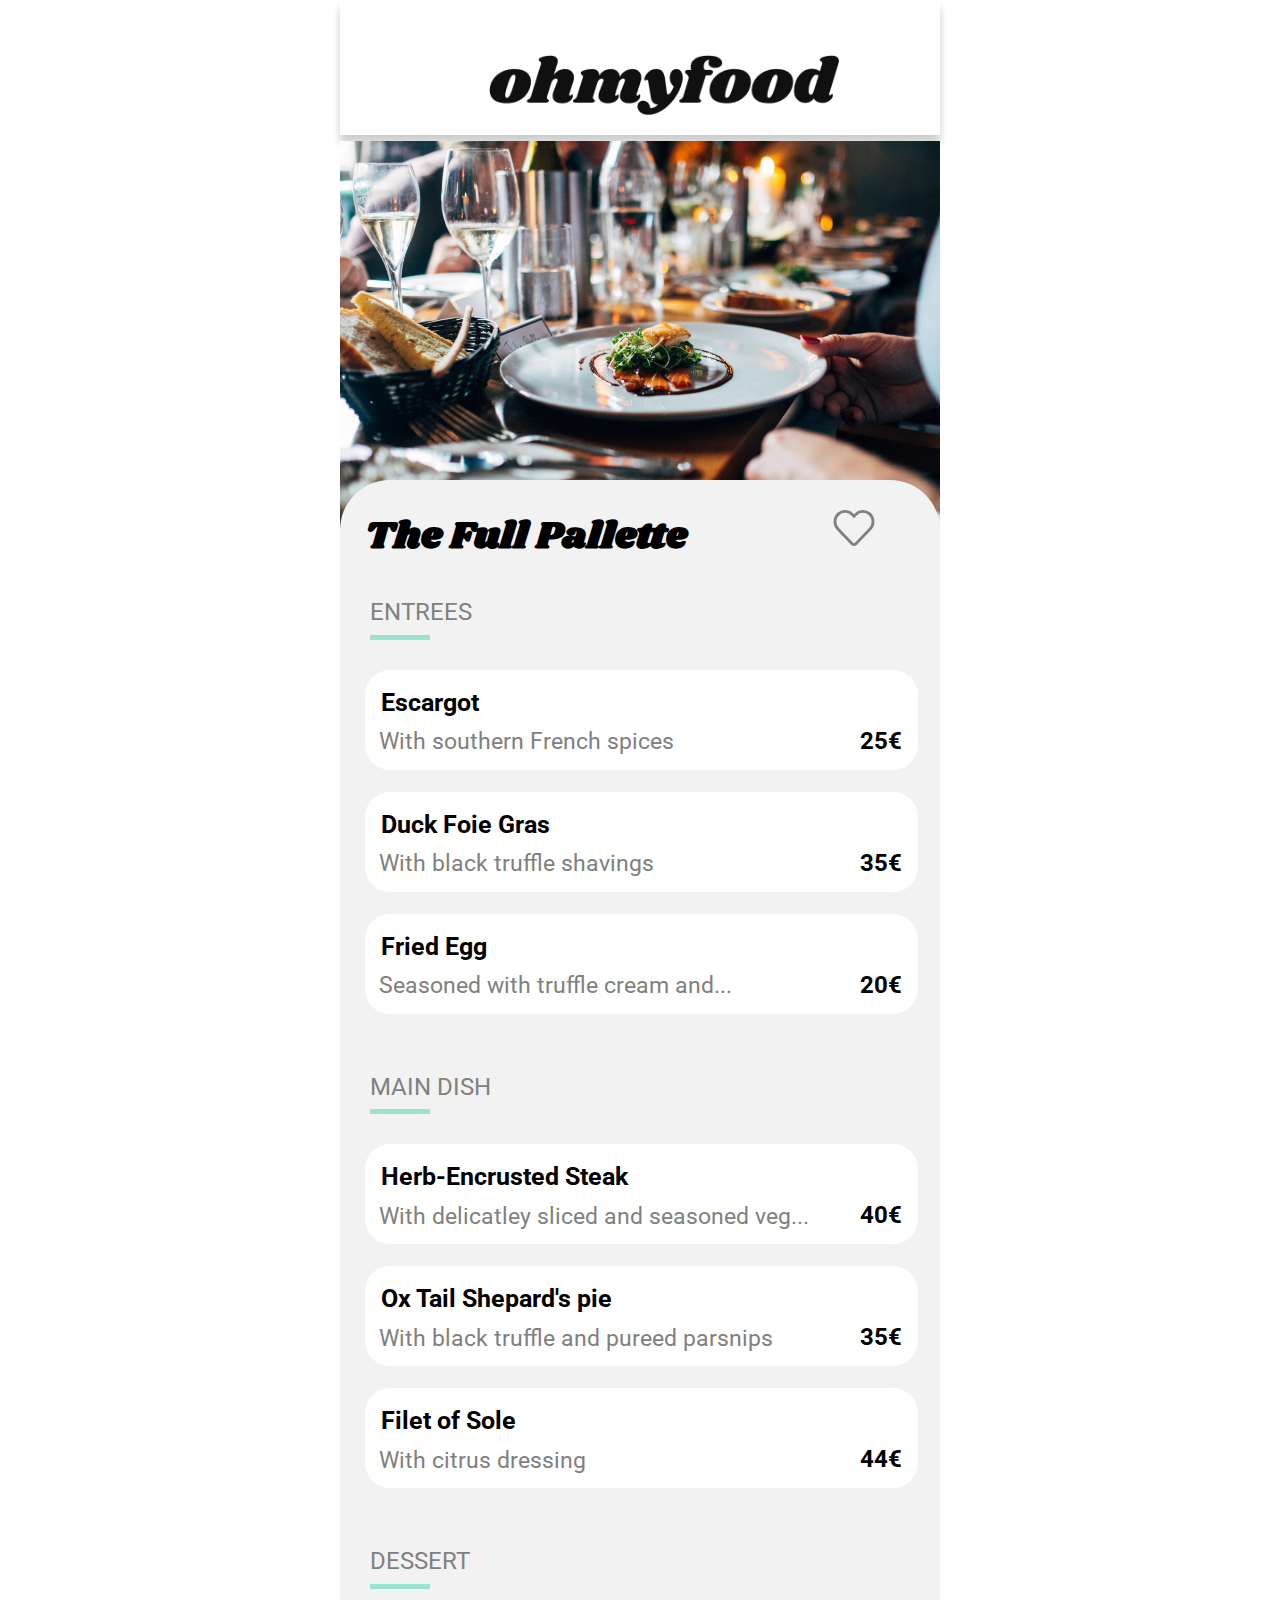
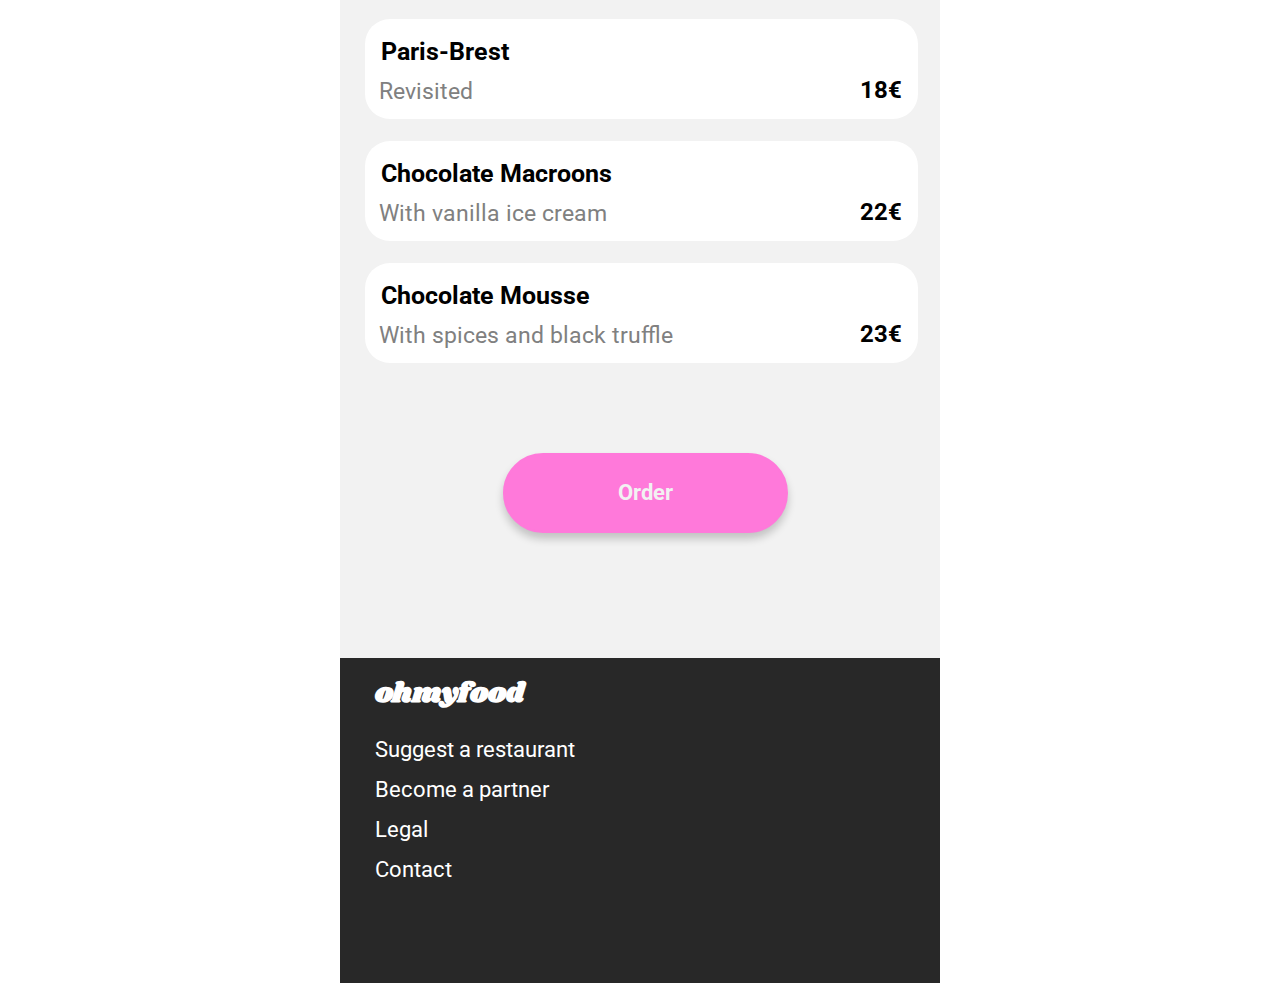
<file: docs/html/fullpalette.html>
<!DOCTYPE html>
<html lang="en">
<head>
    <meta charset="utf-8">
    <meta name="viewport" content="width=device-width, intial-scale=1.0">

    <link rel="preconnect" href="https://fonts.googleapis.com">
    <link rel="preconnect" href="https://fonts.gstatic.com" crossorigin>
    <link href="https://fonts.googleapis.com/css2?family=Roboto:ital,wght@0,400;0,700;0,900;1,400;1,700;1,900&display=swap"
        rel="stylesheet">
    <link rel="preconnect" href="https://fonts.googleapis.com">
    <link rel="preconnect" href="https://fonts.gstatic.com" crossorigin>
    <link href="https://fonts.googleapis.com/css2?family=Shrikhand&display=swap" rel="stylesheet">
         
    <link rel="stylesheet" href="https://use.fontawesome.com/releases/v5.15.4/css/all.css"
        integrity="sha384-DyZ88mC6Up2uqS4h/KRgHuoeGwBcD4Ng9SiP4dIRy0EXTlnuz47vAwmeGwVChigm" crossorigin="anonymous"> 

    <link rel="stylesheet" type="text/css" href="../css/normalize.css">
    <link rel="stylesheet" type="text/css" href="../css/style.css">

    <title>The Full Palette</title>



</head>
<body>
    <header>
      
        <div class="header__logo-container">
            <a href="../index.html" class="header__redirect">
             <i class="fas fa-arrow-left"></i>
            </a>
            <img src="../images/logo/ohmyfood.png" alt="ohmyfood logo" width="450" height="100">
        </div>
        <div class="header__preview">
            <img src="../images/restaurants/jay-wennington-N_Y88TWmGwA-unsplash.jpg" alt="The Full Palette" width="400"
                height="400">
        </div>
    </header>
    <main class="reposition">
      

        <div id="restaurant__menu" class="container">
            <div class="restaurant__menu--header">
                <p class="container__title container__title--alt"><strong>The Full Pallette</strong></p>
                <div class="heart-icon">
                    <svg class="heart-main" viewBox="0 0 512 512" width="100">
                        <path
                            d="M462.3 62.6C407.5 15.9 326 24.3 275.7 76.2L256 96.5l-19.7-20.3C186.1 24.3 104.5 15.9 49.7 62.6c-62.8 53.6-66.1 149.8-9.9 207.9l193.5 199.8c12.5 12.9 32.8 12.9 45.3 0l193.5-199.8c56.3-58.1 53-154.3-9.8-207.9z" />
                    </svg>
                </div>
            </div>

            <div class="restaurant__menu--grid">
                <p class="card__text menu__title">ENTREES</p>
                <div class="restaurant__menu--card load-1">
                    <div class="card__description menu__description">
                        <p class="card__title menu__item"><strong>Escargot</strong></p>
                        <p class="card__text menu__ingredients">With southern French spices</p>
                        
                    </div>
                    <span class="menu__price"><strong>25€</strong></span>
                    <div class="check">
                        <i class="far fa-check-circle"></i>
                    </div>
                </div>
                <div class="restaurant__menu--card load-2">
                    <div class="card__description menu__description">
                        <p class="card__title menu__item"><strong>Duck Foie Gras</strong></p>
                        <p class="card__text menu__ingredients">With black truffle shavings</p>
                    </div>
                    <span class="menu__price"><strong>35€</strong></span>
                    <div class="check">
                        <i class="far fa-check-circle"></i>
                    </div>
                </div>
                <div class="restaurant__menu--card load-3">
                    <div class="card__description menu__description">
                        <p class="card__title menu__item"><strong>Fried Egg</strong></p>
                        <p class="card__text menu__ingredients">Seasoned with truffle cream and...</p>
                    </div>
                    <span class="menu__price"><strong>20€</strong></span>
                    <div class="check">
                        <i class="far fa-check-circle"></i>
                    </div>
                </div>

            </div>

            <div class="restaurant__menu--grid">
                <p class="card__text menu__title">MAIN DISH</p>
                <div class="restaurant__menu--card load-1">
                    <div class="card__description menu__description">
                        <p class="card__title menu__item"><strong>Herb-Encrusted Steak</strong></p>
                        <p class="card__text menu__ingredients">With delicatley sliced and seasoned veg...</p>
                    </div>
                    <span class="menu__price"><strong>40€</strong></span>
                    <div class="check">
                        <i class="far fa-check-circle"></i>
                    </div>
                </div>
                <div class="restaurant__menu--card load-2">
                    <div class="card__description menu__description">
                        <p class="card__title menu__item"><strong>Ox Tail Shepard's pie</strong></p>
                        <p class="card__text menu__ingredients">With black truffle and pureed parsnips</p>
                    </div>
                    <span class="menu__price"><strong>35€</strong></span>
                    <div class="check">
                        <i class="far fa-check-circle"></i>
                    </div>
                </div>
                <div class="restaurant__menu--card load-3">
                    <div class="card__description menu__description">
                        <p class="card__title menu__item"><strong>Filet of Sole</strong></p>
                        <p class="card__text menu__ingredients">With citrus dressing</p>
                    </div>
                    <span class="menu__price"><strong>44€</strong></span>
                    <div class="check">
                        <i class="far fa-check-circle"></i>
                    </div>
                </div>

            </div>

            <div class="restaurant__menu--grid">
                <p class="card__text menu__title">DESSERT</p>
                <div class="restaurant__menu--card load-1">
                    <div class="card__description menu__description">
                        <p class="card__title menu__item"><strong>Paris-Brest</strong></p>
                        <p class="card__text menu__ingredients">Revisited</p>
                    </div>
                    <span class="menu__price"><strong>18€</strong></span>
                    <div class="check">
                        <i class="far fa-check-circle"></i>
                    </div>
                </div>
                <div class="restaurant__menu--card load-2">
                    <div class="card__description menu__description">
                        <p class="card__title menu__item"><strong>Chocolate Macroons</strong></p>
                        <p class="card__text menu__ingredients">With vanilla ice cream</p>
                    </div>
                    <span class="menu__price"><strong>22€</strong></span><div class="check">
                        <i class="far fa-check-circle"></i>
                    </div>
                </div>
                <div class="restaurant__menu--card load-3">
                    <div class="card__description menu__description">
                        <p class="card__title menu__item"><strong>Chocolate Mousse</strong></p>
                        <p class="card__text menu__ingredients">With spices and black truffle</p>
                    </div>
                    <span class="menu__price"><strong>23€</strong></span>
                    <div class="check">
                        <i class="far fa-check-circle"></i>
                    </div>
                </div>

            </div>

            <div class="restaurant__menu--grid">
                <button class="explore-btn order-btn">Order</button>
            </div>

            


            
            
        </div>
        
    </main>
    <footer>
        <div class="footer__container">
            <p id="footer__logo"><strong>ohmyfood</strong></p>
            <ul>
                <li><a href="#"> <i class="fas fa-utensils"></i> Suggest a restaurant</a></li>
                <li><a href="#"> <i class="fas fa-hands-helping"></i> Become a partner</a></li>
                <li><a href="#"> Legal</a></li>
                <li><a href="mailto:contact@ohymyfood.com"> Contact</a></li>
            </ul>
        </div>

    </footer>
</body>





</html>
</file>
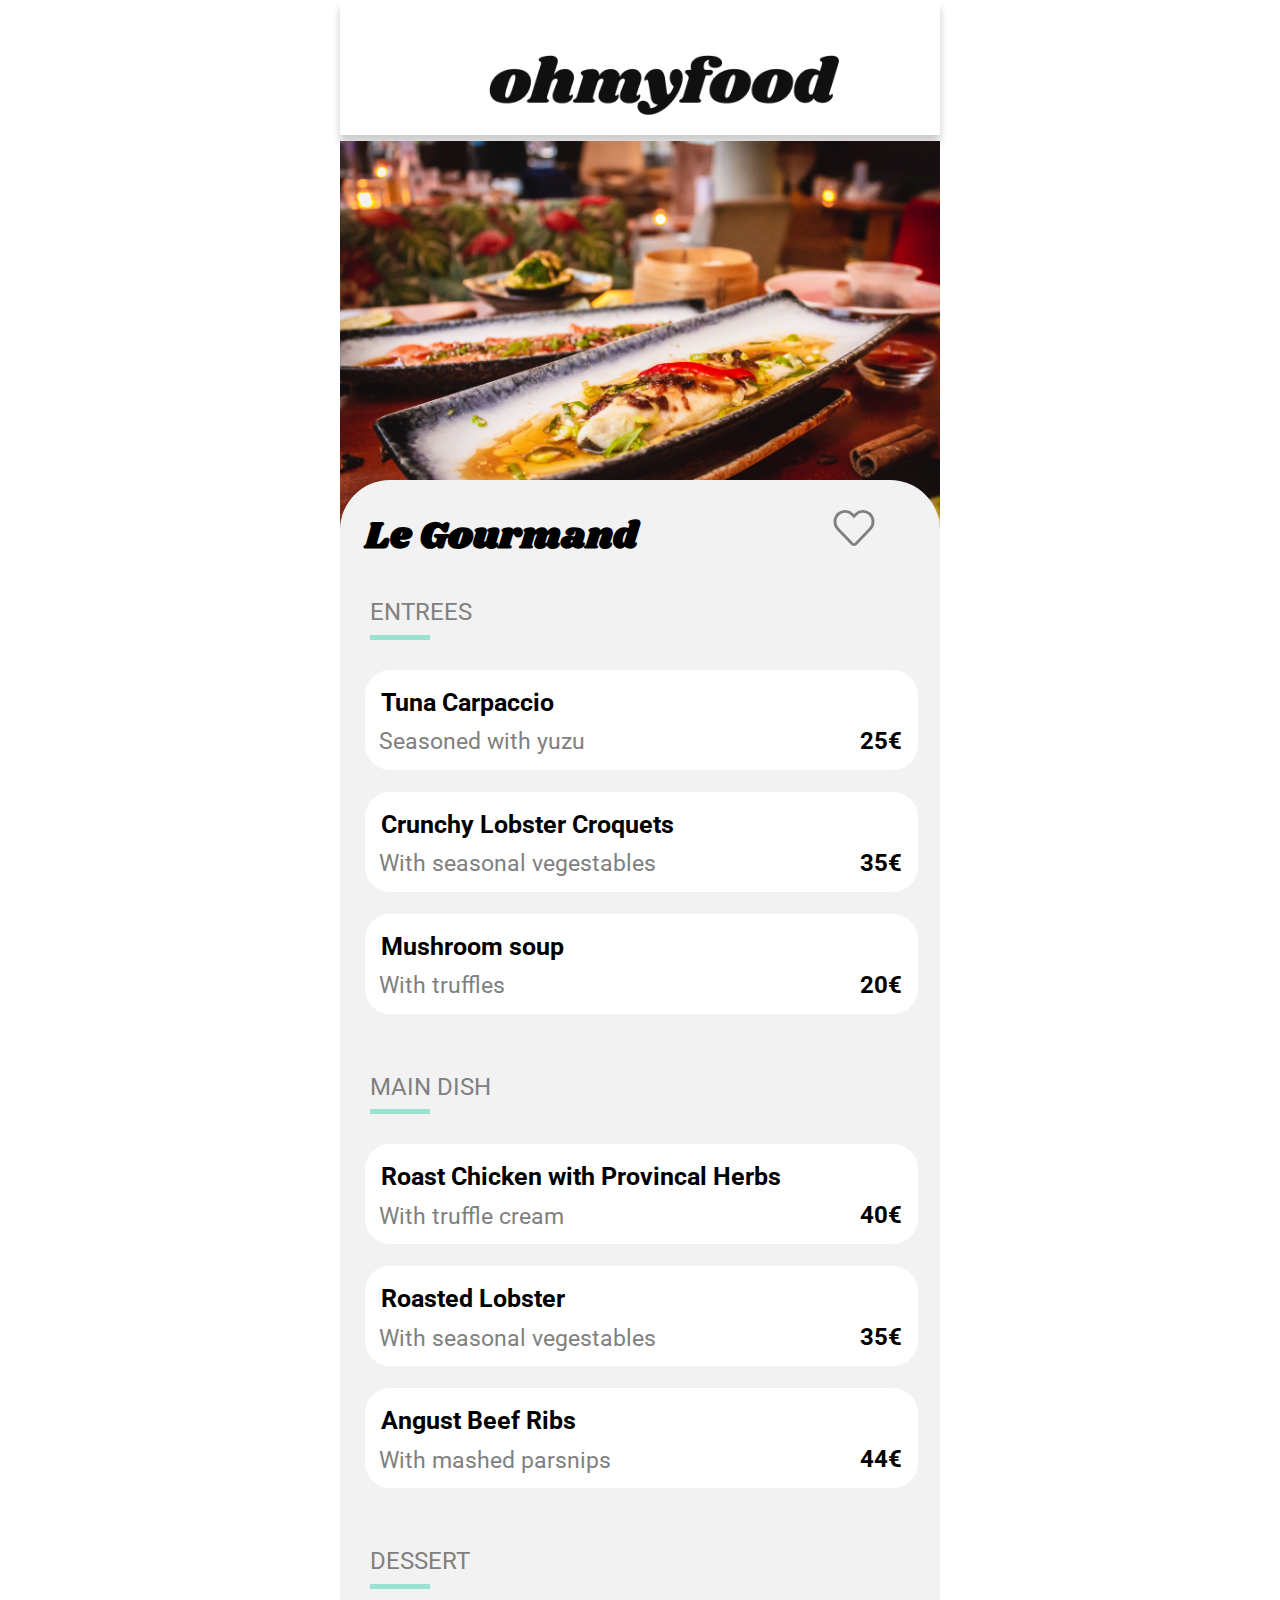
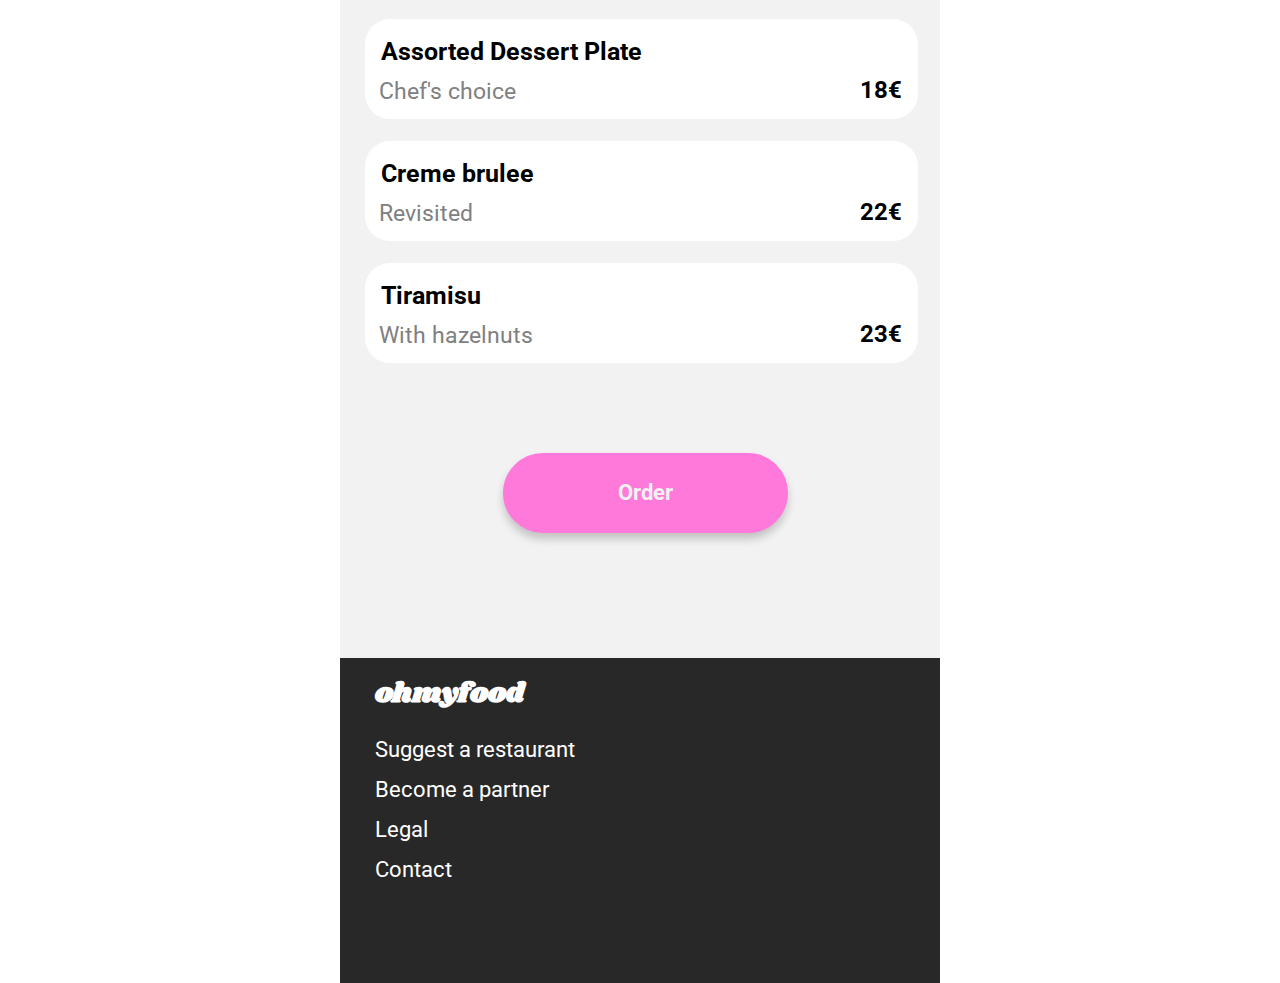
<file: docs/html/gourmand.html>
<!DOCTYPE html>
<html lang="en">
<head>
    <meta charset="utf-8">
    <meta name="viewport" content="width=device-width, intial-scale=1.0">

    <link rel="preconnect" href="https://fonts.googleapis.com">
    <link rel="preconnect" href="https://fonts.gstatic.com" crossorigin>
    <link href="https://fonts.googleapis.com/css2?family=Roboto:ital,wght@0,400;0,700;0,900;1,400;1,700;1,900&display=swap"
        rel="stylesheet">
    <link rel="preconnect" href="https://fonts.googleapis.com">
    <link rel="preconnect" href="https://fonts.gstatic.com" crossorigin>
    <link href="https://fonts.googleapis.com/css2?family=Shrikhand&display=swap" rel="stylesheet">
         
    <link rel="stylesheet" href="https://use.fontawesome.com/releases/v5.15.4/css/all.css"
        integrity="sha384-DyZ88mC6Up2uqS4h/KRgHuoeGwBcD4Ng9SiP4dIRy0EXTlnuz47vAwmeGwVChigm" crossorigin="anonymous"> 

    <link rel="stylesheet" type="text/css" href="../css/normalize.css">
    <link rel="stylesheet" type="text/css" href="../css/style.css">

    <title>Le Gourmand</title>



</head>
<body>
    <header>
      
        <div class="header__logo-container">
            <a href="../index.html" class="header__redirect">
             <i class="fas fa-arrow-left"></i>
            </a>
            <img src="../images/logo/ohmyfood.png" alt="ohmyfood logo" width="450" height="100">
        </div>
        <div class="header__preview">
            <img src="../images/restaurants/louis-hansel-shotsoflouis-qNBGVyOCY8Q-unsplash.jpg" alt="Le Gourmand" width="400"
                height="400">
        </div>
    </header>
    <main class="reposition">
      

        <div id="restaurant__menu" class="container">
            <div class="restaurant__menu--header">
                <p class="container__title container__title--alt"><strong>Le Gourmand</strong></p>
                <div class="heart-icon">
                    <svg class="heart-main" viewBox="0 0 512 512" width="100">
                        <path
                            d="M462.3 62.6C407.5 15.9 326 24.3 275.7 76.2L256 96.5l-19.7-20.3C186.1 24.3 104.5 15.9 49.7 62.6c-62.8 53.6-66.1 149.8-9.9 207.9l193.5 199.8c12.5 12.9 32.8 12.9 45.3 0l193.5-199.8c56.3-58.1 53-154.3-9.8-207.9z" />
                    </svg>
                </div>
            </div>

            <div class="restaurant__menu--grid">
                <p class="card__text menu__title">ENTREES</p>
                <div class="restaurant__menu--card load-1">
                    <div class="card__description menu__description">
                        <p class="card__title menu__item"><strong>Tuna Carpaccio</strong></p>
                        <p class="card__text menu__ingredients">Seasoned with yuzu</p>
                    </div>
                    <span class="menu__price"><strong>25€</strong></span>
                    <div class="check">
                        <i class="far fa-check-circle"></i>
                    </div>
                </div>
                <div class="restaurant__menu--card load-2">
                    <div class="card__description menu__description">
                        <p class="card__title menu__item"><strong>Crunchy Lobster Croquets</strong></p>
                        <p class="card__text menu__ingredients">With seasonal vegestables</p>
                    </div>
                    <span class="menu__price"><strong>35€</strong></span>
                    <div class="check">
                        <i class="far fa-check-circle"></i>
                    </div>
                </div>
                <div class="restaurant__menu--card load-3">
                    <div class="card__description menu__description">
                        <p class="card__title menu__item"><strong>Mushroom soup</strong></p>
                        <p class="card__text menu__ingredients">With truffles</p>
                    </div>
                    <span class="menu__price"><strong>20€</strong></span>
                    <div class="check">
                        <i class="far fa-check-circle"></i>
                    </div>
                </div>

            </div>

            <div class="restaurant__menu--grid">
                <p class="card__text menu__title">MAIN DISH</p>
                <div class="restaurant__menu--card load-1">
                    <div class="card__description menu__description">
                        <p class="card__title menu__item"><strong>Roast Chicken with Provincal Herbs</strong></p>
                        <p class="card__text menu__ingredients">With truffle cream</p>
                    </div>
                    <span class="menu__price"><strong>40€</strong></span>
                    <div class="check">
                        <i class="far fa-check-circle"></i>
                    </div>
                </div>
                <div class="restaurant__menu--card load-2">
                    <div class="card__description menu__description">
                        <p class="card__title menu__item"><strong>Roasted Lobster</strong></p>
                        <p class="card__text menu__ingredients">With seasonal vegestables</p>
                    </div>
                    <span class="menu__price"><strong>35€</strong></span>
                    <div class="check">
                        <i class="far fa-check-circle"></i>
                    </div>
                </div>
                <div class="restaurant__menu--card load-3">
                    <div class="card__description menu__description">
                        <p class="card__title menu__item"><strong>Angust Beef Ribs</strong></p>
                        <p class="card__text menu__ingredients">With mashed parsnips</p>
                    </div>
                    <span class="menu__price"><strong>44€</strong></span>
                    <div class="check">
                        <i class="far fa-check-circle"></i>
                    </div>
                </div>

            </div>

            <div class="restaurant__menu--grid">
                <p class="card__text menu__title">DESSERT</p>
                <div class="restaurant__menu--card load-1">
                    <div class="card__description menu__description">
                        <p class="card__title menu__item"><strong>Assorted Dessert Plate</strong></p>
                        <p class="card__text menu__ingredients">Chef's choice</p>
                    </div>
                    <span class="menu__price"><strong>18€</strong></span>
                    <div class="check">
                        <i class="far fa-check-circle"></i>
                    </div>
                </div>
                <div class="restaurant__menu--card load-2">
                    <div class="card__description menu__description">
                        <p class="card__title menu__item"><strong>Creme brulee</strong></p>
                        <p class="card__text menu__ingredients">Revisited</p>
                    </div>
                    <span class="menu__price"><strong>22€</strong></span>
                    <div class="check">
                        <i class="far fa-check-circle"></i>
                    </div>
                </div>
                <div class="restaurant__menu--card load-3">
                    <div class="card__description menu__description">
                        <p class="card__title menu__item"><strong>Tiramisu</strong></p>
                        <p class="card__text menu__ingredients">With hazelnuts</p>
                    </div>
                    <span class="menu__price"><strong>23€</strong></span>
                    <div class="check">
                        <i class="far fa-check-circle"></i>
                    </div>
                </div>

            </div>

            <div class="restaurant__menu--grid">
                <button class="explore-btn order-btn">Order</button>
            </div>

            


            
            
        </div>
        
    </main>
    <footer>
        <div class="footer__container">
            <p id="footer__logo"><strong>ohmyfood</strong></p>
            <ul>
                <li><a href="#"> <i class="fas fa-utensils"></i> Suggest a restaurant</a></li>
                <li><a href="#"> <i class="fas fa-hands-helping"></i> Become a partner</a></li>
                <li><a href="#"> Legal</a></li>
                <li><a href="mailto:contact@ohymyfood.com"> Contact</a></li>
            </ul>
        </div>

    </footer>
</body>





</html>
</file>
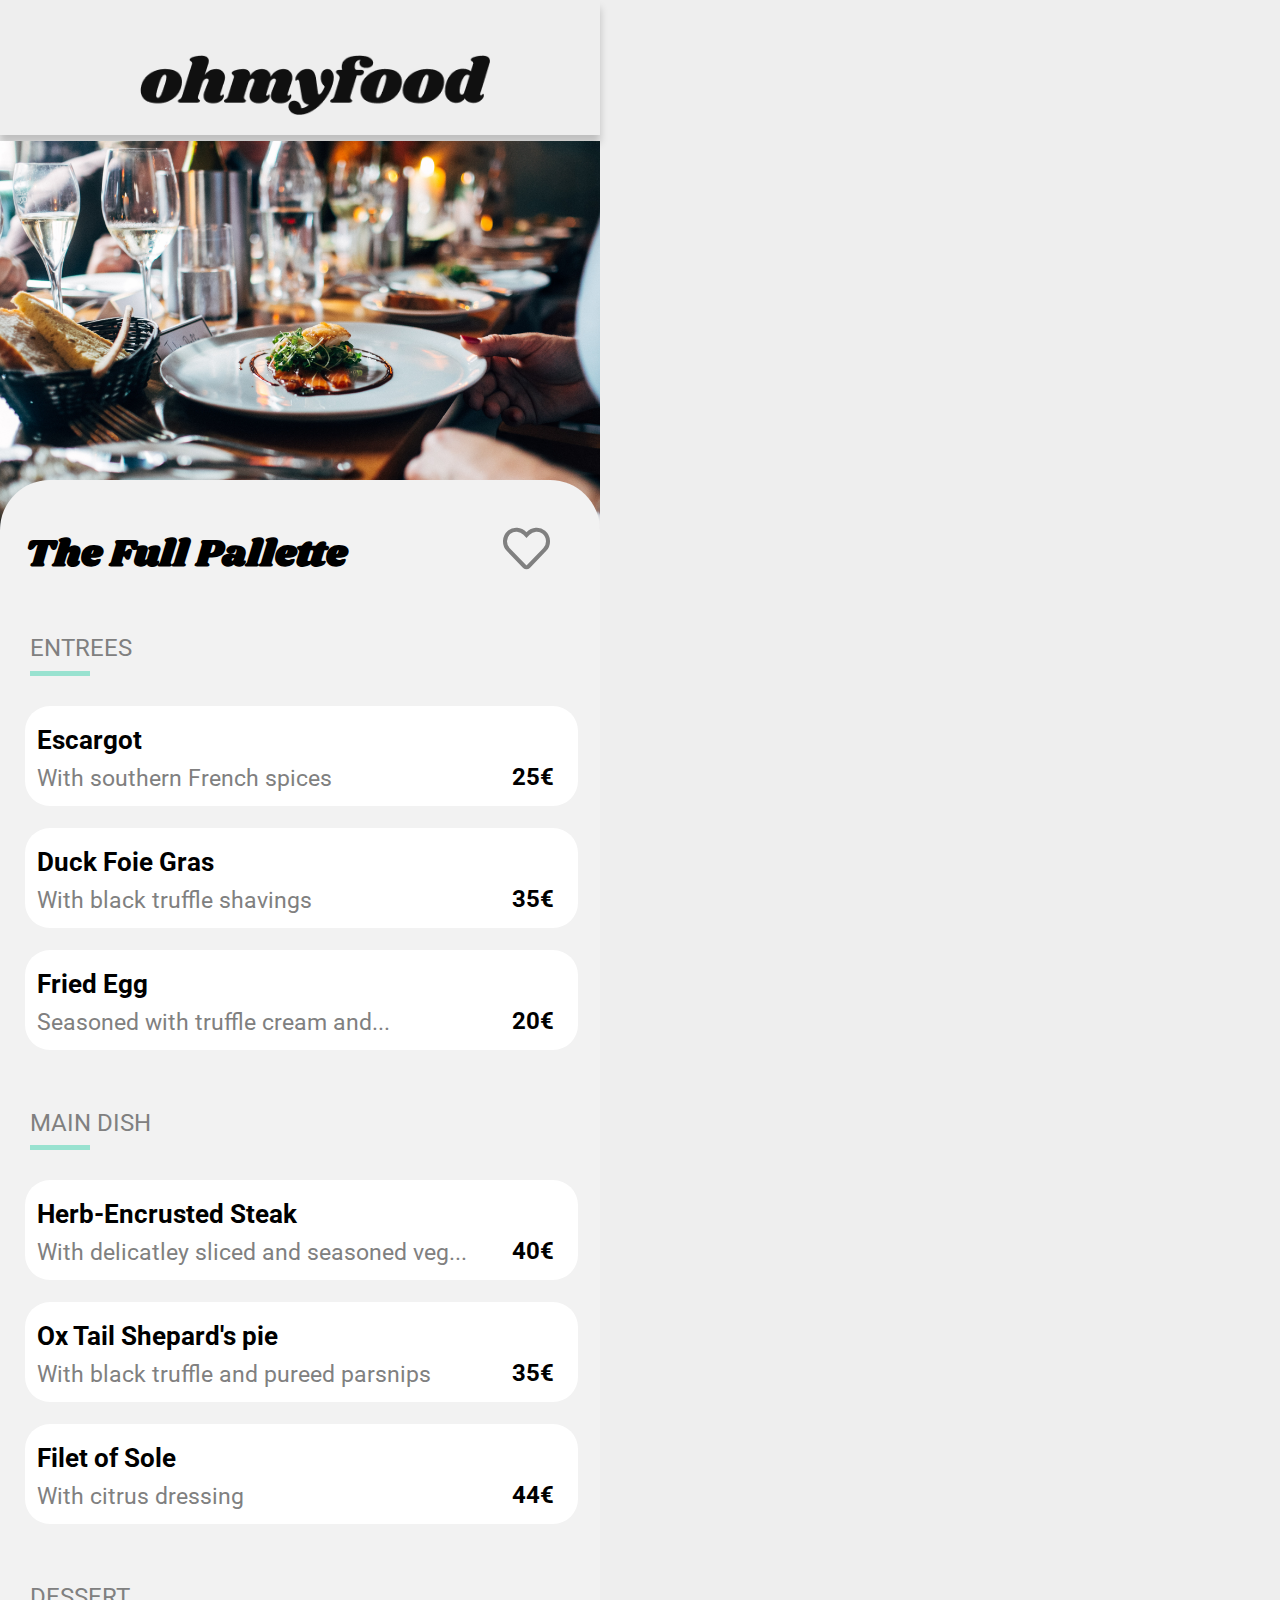
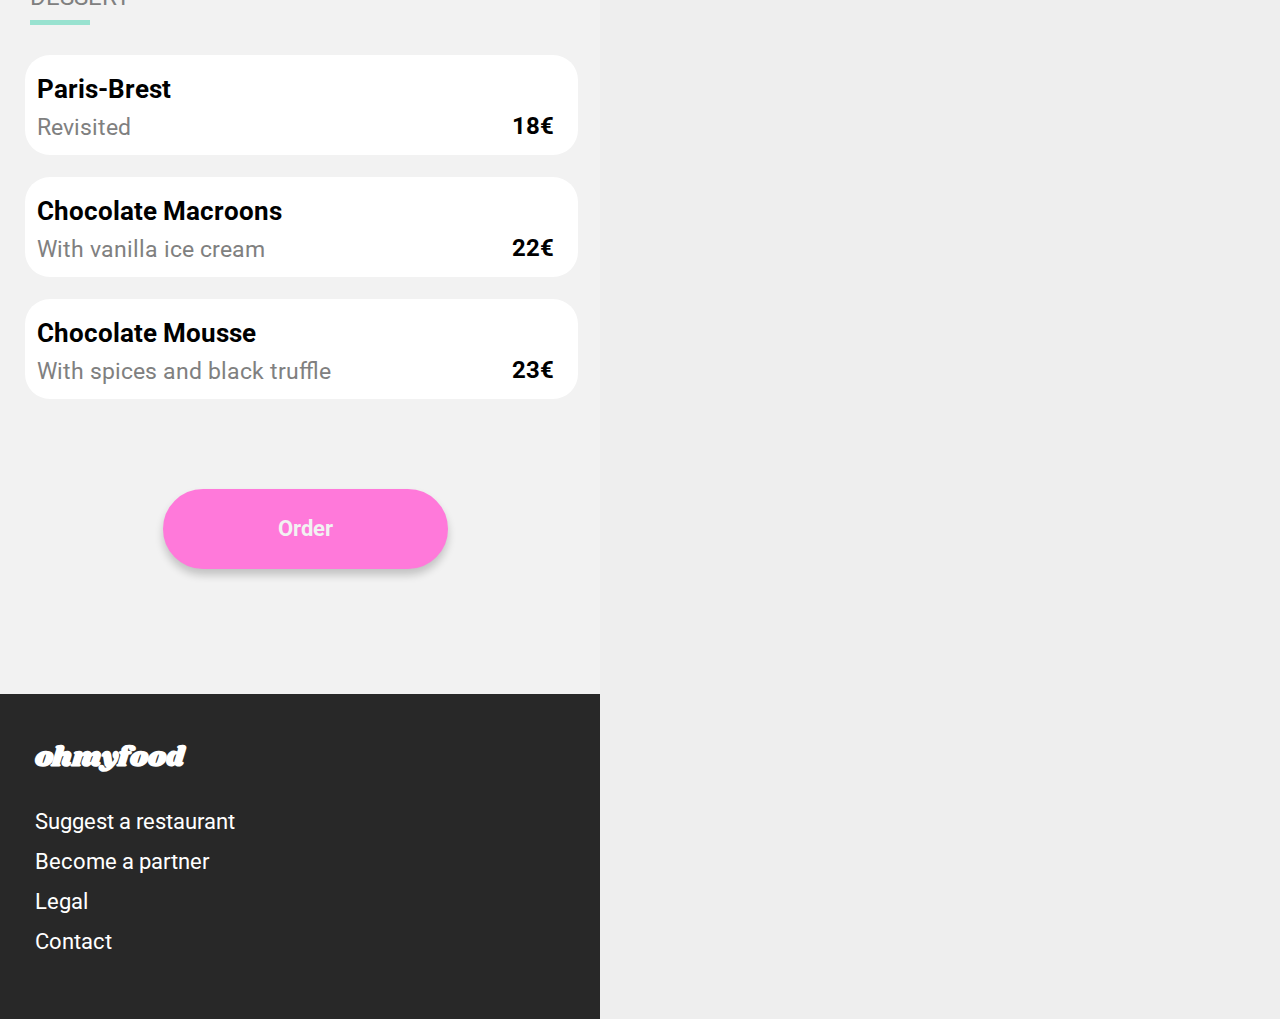
<file: p3-wip/html/fullpalette.html>
<!DOCTYPE html>
<html lang="en">
<head>
    <meta charset="utf-8">
    <meta name="viewport" content="width=device-width, intial-scale=1.0">

    <link rel="preconnect" href="https://fonts.googleapis.com">
    <link rel="preconnect" href="https://fonts.gstatic.com" crossorigin>
    <link href="https://fonts.googleapis.com/css2?family=Roboto:ital,wght@0,400;0,700;0,900;1,400;1,700;1,900&display=swap"
        rel="stylesheet">
    <link rel="preconnect" href="https://fonts.googleapis.com">
    <link rel="preconnect" href="https://fonts.gstatic.com" crossorigin>
    <link href="https://fonts.googleapis.com/css2?family=Shrikhand&display=swap" rel="stylesheet">
         
    <link rel="stylesheet" href="https://use.fontawesome.com/releases/v5.15.4/css/all.css"
        integrity="sha384-DyZ88mC6Up2uqS4h/KRgHuoeGwBcD4Ng9SiP4dIRy0EXTlnuz47vAwmeGwVChigm" crossorigin="anonymous"> 

    <link rel="stylesheet" type="text/css" href="../css/normalize.css">
    <link rel="stylesheet" type="text/css" href="../css/style.css">

    <title>The Full Palette</title>



</head>
<body>
    <!-- <div class="loader loader--hidden"></div> -->
    <header>
      
        <div class="header__logo-container">
            <a href="../index.html" class="header__redirect">
             <i class="fas fa-arrow-left"></i>
            </a>
            <img src="../images/logo/ohmyfood.png" alt="ohmyfood logo" width="450" height="100">
        </div>
        <div class="header__preview">
            <img src="../images/restaurants/jay-wennington-N_Y88TWmGwA-unsplash.jpg" alt="The Full Palette" width="400"
                height="400">
        </div>
    </header>
    <main class="reposition">
      

        <div id="restaurant__menu" class="container">
            <div class="restaurant__menu--header">
                <p class="container__title container__title--alt"><strong>The Full Pallette</strong></p>
                <div class="heart-icon">
                    <svg class="heart-main" viewBox="0 0 512 512" width="100" title="heart">
                        <path
                            d="M462.3 62.6C407.5 15.9 326 24.3 275.7 76.2L256 96.5l-19.7-20.3C186.1 24.3 104.5 15.9 49.7 62.6c-62.8 53.6-66.1 149.8-9.9 207.9l193.5 199.8c12.5 12.9 32.8 12.9 45.3 0l193.5-199.8c56.3-58.1 53-154.3-9.8-207.9z" />
                    </svg>
                </div>
            </div>

            <div class="restaurant__menu--grid">
                <p class="card__text menu__title">ENTREES</p>
                <div class="restaurant__menu--card load-1">
                    <span class="card__description menu__description">
                        <p class="card__title menu__item"><strong>Escargot</strong></p>
                        <p class="card__text menu__ingredients">With southern French spices</p>
                        
                    </span>
                    <span class="menu__price"><strong>25€</strong></span>
                    <div class="check">
                        <i class="far fa-check-circle"></i>
                    </div>
                </div>
                <div class="restaurant__menu--card load-2">
                    <span class="card__description menu__description">
                        <p class="card__title menu__item"><strong>Duck Foie Gras</strong></p>
                        <p class="card__text menu__ingredients">With black truffle shavings</p>
                    </span>
                    <span class="menu__price"><strong>35€</strong></span>
                    <div class="check">
                        <i class="far fa-check-circle"></i>
                    </div>
                </div>
                <div class="restaurant__menu--card load-3">
                    <span class="card__description menu__description">
                        <p class="card__title menu__item"><strong>Fried Egg</strong></p>
                        <p class="card__text menu__ingredients">Seasoned with truffle cream and...</p>
                    </span>
                    <span class="menu__price"><strong>20€</strong></span>
                    <div class="check">
                        <i class="far fa-check-circle"></i>
                    </div>
                </div>

            </div>

            <div class="restaurant__menu--grid">
                <p class="card__text menu__title">MAIN DISH</p>
                <div class="restaurant__menu--card load-1">
                    <span class="card__description menu__description">
                        <p class="card__title menu__item"><strong>Herb-Encrusted Steak</strong></p>
                        <p class="card__text menu__ingredients">With delicatley sliced and seasoned veg...</p>
                    </span>
                    <span class="menu__price"><strong>40€</strong></span>
                    <div class="check">
                        <i class="far fa-check-circle"></i>
                    </div>
                </div>
                <div class="restaurant__menu--card load-2">
                    <span class="card__description menu__description">
                        <p class="card__title menu__item"><strong>Ox Tail Shepard's pie</strong></p>
                        <p class="card__text menu__ingredients">With black truffle and pureed parsnips</p>
                    </span>
                    <span class="menu__price"><strong>35€</strong></span>
                    <div class="check">
                        <i class="far fa-check-circle"></i>
                    </div>
                </div>
                <div class="restaurant__menu--card load-3">
                    <span class="card__description menu__description">
                        <p class="card__title menu__item"><strong>Filet of Sole</strong></p>
                        <p class="card__text menu__ingredients">With citrus dressing</p>
                    </span>
                    <span class="menu__price"><strong>44€</strong></span>
                    <div class="check">
                        <i class="far fa-check-circle"></i>
                    </div>
                </div>

            </div>

            <div class="restaurant__menu--grid">
                <p class="card__text menu__title">DESSERT</p>
                <div class="restaurant__menu--card load-1">
                    <span class="card__description menu__description">
                        <p class="card__title menu__item"><strong>Paris-Brest</strong></p>
                        <p class="card__text menu__ingredients">Revisited</p>
                    </span>
                    <span class="menu__price"><strong>18€</strong></span>
                    <div class="check">
                        <i class="far fa-check-circle"></i>
                    </div>
                </div>
                <div class="restaurant__menu--card load-2">
                    <span class="card__description menu__description">
                        <p class="card__title menu__item"><strong>Chocolate Macroons</strong></p>
                        <p class="card__text menu__ingredients">With vanilla ice cream</p>
                    </span>
                    <span class="menu__price"><strong>22€</strong></span><div class="check">
                        <i class="far fa-check-circle"></i>
                    </div>
                </div>
                <div class="restaurant__menu--card load-3">
                    <span class="card__description menu__description">
                        <p class="card__title menu__item"><strong>Chocolate Mousse</strong></p>
                        <p class="card__text menu__ingredients">With spices and black truffle</p>
                    </span>
                    <span class="menu__price"><strong>23€</strong></span>
                    <div class="check">
                        <i class="far fa-check-circle"></i>
                    </div>
                </div>

            </div>

            <div class="restaurant__menu--grid">
                <button class="explore-btn order-btn">Order</button>
            </div>

            


            
            
        </div>
        
    </main>
    <footer>
        <div class="footer__container">
            <p id="footer__logo"><strong>ohmyfood</strong></p>
            <ul>
                <li><a href="#"> <i class="fas fa-utensils"></i> Suggest a restaurant</a></li>
                <li><a href="#"> <i class="fas fa-hands-helping"></i> Become a partner</a></li>
                <li><a href="#"> Legal</a></li>
                <li><a href="#"> Contact</a></li>
            </ul>
        </div>

    </footer>
</body>





</html>
</file>
<file: docs/css/style.css>
@keyframes loading {
  from {
    transform: rotate(0turn);
  }
  to {
    transform: rotate(1turn);
  }
}

@keyframes hidden {
  to {
    opacity: 0;
    visibility: hidden;
  }
}

@keyframes lighten {
  to {
    background: rgba(147, 86, 220, 0.15);
  }
}

@keyframes brighten {
  to {
    background: rgba(255, 121, 218, 0.75);
  }
}

@keyframes brighten-text {
  to {
    color: #9356dc;
  }
}

@keyframes fade-in {
  from {
    fill: transparent;
  }
  to {
    fill: #9356dc;
    stroke: #9356dc;
    opacity: 1;
  }
}

@keyframes fade-in-loading {
  0% {
    opacity: 0;
    transform: translateY(-20px);
  }
  100% {
    opacity: 1;
    transform: translateY(0px);
  }
}

* {
  box-sizing: border-box;
  width: 600px;
  padding: 0px 0px;
}

@media only screen and (min-width: 601px) {
  * {
    max-width: 768px;
    margin: auto;
  }
}

.loader {
  position: fixed;
  top: 0;
  bottom: 0;
  left: 0;
  right: 0;
  width: 100%;
  display: flex;
  align-items: center;
  justify-content: center;
  background-color: #ffff;
  z-index: 9999;
}

.loader::after {
  content: "";
  width: 150px;
  height: 150px;
  border: 25px solid #99e2d0;
  border-top-color: #9356dc;
  border-radius: 50%;
  animation: loading 0.5s linear infinite;
}

.loader--hidden {
  opacity: 1;
  animation: hidden .65s ease-in-out forwards 1s;
}

.reposition {
  position: relative;
  bottom: 65px;
  margin-bottom: 0;
}

.header__logo-container {
  width: 100%;
  height: 135px;
  box-shadow: 0 8px 8px 0 rgba(0, 0, 0, 0.2);
  margin-bottom: 6px;
  display: flex;
  flex-flow: row nowrap;
  align-items: center;
  justify-content: center;
}

.header__logo-container img {
  width: 350px;
  height: auto;
  padding-top: 35px;
}

.header__redirect {
  display: block;
  text-decoration: none;
  width: 5%;
  height: auto;
  padding-top: 45px;
  position: relative;
  right: 75px;
}

.header__redirect i {
  width: 50px;
  height: 50px;
  color: black;
  font-size: 34px;
}

@media only screen and (min-width: 601px) {
  .header__redirect {
    width: 1%;
    right: 60px;
    margin-right: -60px;
  }
}

#header__location-container {
  width: 100%;
  height: auto;
  background-color: #d3d3d3;
  padding: 5px 0;
  display: inline-flex;
  flex-flow: row nowrap;
  justify-content: center;
  align-items: baseline;
}

#header__location-container p {
  width: 40%;
  font-family: "Roboto";
  font-size: 25px;
  text-align: center;
  position: relative;
  right: 50px;
}

#location-icon {
  width: 13%;
  height: auto;
}

#location-icon i {
  font-size: 27px;
  width: 30px;
  height: 30px;
}

@media only screen and (min-width: 601px) {
  #header__location-container {
    gap: 0;
  }
  #header__location-container p {
    padding-left: 0;
    margin-left: -10px;
  }
  #location-icon {
    padding-right: 5px;
    margin-right: 0;
  }
}

.header__preview {
  width: 100%;
  height: auto;
}

.header__preview img {
  object-fit: cover;
  width: 600px;
  height: 400px;
}

.container {
  width: 100%;
  height: auto;
  text-align: center;
  padding-bottom: 75px;
  padding-top: 10px;
  background-color: #f2f2f2;
}

.container__title {
  width: 100%;
  font-size: 36px;
  font-family: "Roboto";
  padding-top: 5px;
  padding-bottom: 10px;
}

.container__title--alt {
  width: 80%;
  font-family: "Shrikhand";
  text-align: left;
  padding-left: 25px;
  font-size: 38px;
}

#booking__text {
  width: 90%;
  font-size: 27px;
  font-family: "Roboto";
  padding-left: 80px;
  padding-bottom: 10px;
}

.explore-btn {
  width: 50%;
  height: 80px;
  border-radius: 50px;
  border: 2px solid #ff79da;
  font-size: 22px;
  font-family: "Roboto";
  font-weight: 700;
  color: #f2f2f2;
  background-color: #ff79da;
  box-shadow: 0 6px 8px 0 rgba(0, 0, 0, 0.2);
  cursor: pointer;
}

.explore-btn:hover {
  animation: brighten 0.3s ease-in-out forwards;
  box-shadow: 0 12px 16px 0 rgba(0, 0, 0, 0.24), 0 17px 50px 0 rgba(0, 0, 0, 0.19);
}

@media only screen and (min-width: 601px) {
  #booking__text {
    padding-left: 8px;
    padding-top: 30px;
    padding-bottom: 40px;
  }
}

#how-it-works.container {
  text-align: left;
  margin-top: 25px;
  padding-left: 25px;
  padding-top: 5px;
  background-color: #ffff;
}

.how-it-works__btn--grid {
  width: 100%;
  display: flex;
  flex-flow: column nowrap;
  gap: 45px;
  padding-left: 20px;
}

.how-it-works__btn {
  width: 95%;
  height: 100px;
  border-radius: 32px;
  border: none;
  box-shadow: 0 4px 8px 0 rgba(0, 0, 0, 0.2);
  background-color: #f5f5f5;
  padding-left: 35px;
  padding-top: 15px;
  display: inline-flex;
  align-items: baseline;
  gap: 0px;
  cursor: pointer;
}

.how-it-works__btn i {
  width: 40px;
  height: 40px;
  font-size: 24px;
  color: grey;
  position: relative;
  right: 28px;
  top: 6px;
  align-self: center;
}

.how-it-works__btn .btn--text {
  width: 100%;
  font-family: "Roboto";
  font-size: 24px;
  font-weight: bold;
  text-align: left;
  align-self: center;
}

.how-it-works__btn:hover {
  animation: lighten 0.6s linear forwards;
}

.how-it-works__btn:hover i {
  animation: brighten-text 0.6s linear forwards;
}

.circle-icon {
  background-color: #9356dc;
  width: 38px;
  height: 34px;
  border-radius: 25px;
  align-self: center;
  color: white;
  font-family: "Roboto";
  font-size: 20px;
  font-weight: 600;
  position: relative;
  right: 50px;
  top: -4px;
}

@media only screen and (min-width: 601px) {
  .how-it-works__btn i {
    top: 6px;
  }
}

#restaurants.container {
  text-align: left;
  padding-left: 25px;
  padding-top: 30px;
  padding-bottom: 145px;
}

.restaurants__grid {
  width: 100%;
  display: flex;
  flex-flow: column nowrap;
  gap: 30px;
  padding-left: 10px;
}

.restaurants__card {
  width: 95%;
  height: 410px;
  background-color: white;
  border-radius: 25px;
  display: block;
  text-decoration: none;
}

.card-header {
  width: 100%;
  height: 280px;
  padding: 0;
  margin: 0;
}

.card-header img {
  width: 538px;
  height: 279px;
  object-fit: cover;
  border-radius: 20px 20px 0 0;
}

.new-overlay {
  width: 95px;
  height: 35px;
  padding-top: 5px;
  background: #99e2d0;
  color: #808080;
  text-align: center;
  font-family: "Roboto";
  font-size: 20px;
  font-weight: bolder;
  position: relative;
  bottom: 255px;
  left: 425px;
}

.card-footer {
  width: 100%;
  height: auto;
  display: flex;
  flex-flow: row nowrap;
  align-items: baseline;
}

.heart-icon {
  fill: transparent;
  stroke: grey;
  stroke-width: 48px;
  width: 43px;
  height: 40px;
  align-self: center;
  position: relative;
  top: -11px;
}

svg {
  overflow: visible;
  width: 43px;
}

.heart-main:hover {
  animation: fade-in 0.3s linear forwards;
}

.card__description {
  width: 85%;
  padding-left: 20px;
}

.card__title {
  width: 100%;
  font-family: "Roboto";
  font-size: 29px;
  margin-bottom: 0;
  color: black;
}

.card__text {
  width: 100%;
  font-family: "Roboto";
  font-size: 24px;
  color: grey;
  margin-top: 10px;
}

@media only screen and (min-width: 601px) {
  .restaurants__grid {
    padding-left: 0px;
    margin-left: -10px;
  }
  .new-overlay {
    left: 195px;
  }
  .card-footer {
    padding-top: 30px;
    padding-right: 0;
  }
  .card__description {
    width: 70%;
    padding-left: 0px;
  }
  svg {
    width: 38px;
  }
  .heart-icon {
    stroke-width: 38px;
  }
}

#restaurant__menu.container {
  border-radius: 50px 50px 0 0;
  text-align: left;
  margin-bottom: -65px;
}

#restaurant__menu.container .menu__title {
  margin-bottom: 8px;
}

#restaurant__menu.container .menu__title::after {
  content: "";
  display: block;
  width: 60px;
  padding-bottom: 8px;
  border-bottom: 5px solid #99e2d0;
}

.restaurant__menu--header {
  width: 100%;
  display: inline-flex;
  gap: 25px;
}

.restaurant__menu--grid {
  width: 100%;
  display: flex;
  flex-flow: column nowrap;
  gap: 22px;
  padding-left: 30px;
  padding-bottom: 50px;
}

.restaurant__menu--grid .load-1 {
  animation: fade-in-loading 1.5s ease-in-out backwards .5s;
}

.restaurant__menu--grid .load-2 {
  animation: fade-in-loading 1.5s ease-in-out backwards 1s;
}

.restaurant__menu--grid .load-3 {
  animation: fade-in-loading 1.5s ease-in-out backwards 1.5s;
}

.restaurant__menu--grid .load-4 {
  animation: fade-in-loading 1.5s ease-in-out backwards 2s;
}

.restaurant__menu--card {
  width: 97%;
  height: auto;
  background-color: white;
  border-radius: 25px;
  cursor: pointer;
  margin-left: -5px;
  display: flex;
  flex-flow: row nowrap;
}

.restaurant__menu--card:hover .menu__price {
  text-indent: -30px;
  transition: text-indent .3s linear;
}

.restaurant__menu--card:hover .check {
  width: 20%;
  visibility: visible;
  opacity: 1;
  transition: opacity .3s, visibility .3s, width .3s linear;
}

.restaurant__menu--card:hover .check i {
  opacity: 1;
  animation: loading 0.3s linear;
}

.menu__description {
  display: inline-block;
  width: 88%;
  padding-left: 1px;
  padding-top: 0;
}

.menu__description p {
  padding-left: 12px;
}

.menu__description .menu__item {
  font-size: 25px;
  margin-top: 20px;
}

.menu__description .menu__ingredients {
  width: 90%;
  font-size: 23px;
  padding-bottom: 0;
  white-space: nowrap;
  overflow: hidden;
  text-overflow: ellipsis;
}

.menu__price {
  width: 9%;
  display: inline-block;
  font-size: 24px;
  font-family: "Roboto";
  align-self: center;
  justify-self: center;
  position: relative;
  top: 22px;
  text-overflow: ellipsis;
}

.check {
  width: 0%;
  height: auto;
  text-align: center;
  border-radius: 0px 25px 25px 0px;
  background-color: #99e2d0;
  visibility: hidden;
  opacity: 0;
  transition: width 0.3s, visibility 0.3s, opacity 0.3s, height 0.3s ease-in-out;
  display: flex;
}

.check i {
  justify-self: center;
  align-self: center;
  width: 100%;
  height: auto;
  font-size: 35px;
  font-weight: 900;
  color: white;
  opacity: 0;
  transition: opacity 0.2s linear;
}

.order-btn {
  align-self: center;
  margin-top: 40px;
  position: relative;
  right: 10px;
}

@media only screen and (min-width: 601px) {
  .restaurant__menu--header {
    gap: 10px;
    padding-top: 20px;
    padding-bottom: 20px;
  }
  .container__title--alt {
    width: 60%;
    margin-left: 0;
  }
  .restaurant__menu--card {
    height: 100px;
  }
  .menu__description .menu__item {
    margin-top: 5px;
  }
  .menu__description .menu__ingredients {
    margin-top: 12px;
    margin-left: 10px;
    padding-left: 0;
  }
  .check {
    height: 100px;
  }
}

.footer__container {
  width: 100%;
  height: 325px;
  padding-left: 35px;
  background-color: #282828;
  color: white;
  margin-top: -26px;
  padding-top: 20px;
}

.footer__container #footer__logo {
  font-family: "Shrikhand";
  font-size: 28px;
  width: 100%;
}

.footer__container ul {
  width: 100%;
  font-family: "Roboto";
  font-size: 22px;
  list-style: none;
  line-height: 40px;
}

.footer__container ul li {
  width: 100%;
}

.footer__container i {
  width: 30px;
  height: 30px;
}

.footer__container a:link,
.footer__container a:visited,
.footer__container a:active,
.footer__container a:hover {
  text-decoration: none;
  color: white;
}

@media only screen and (min-width: 601px) {
  .footer__container #footer__logo {
    padding-bottom: 20px;
  }
}
</file>
<file: p3-wip/css/style.css>
@keyframes loading {
  from {
    transform: rotate(0turn);
  }
  to {
    transform: rotate(1turn);
  }
}

@keyframes hidden {
  to {
    opacity: 0;
    visibility: hidden;
  }
}

@keyframes lighten {
  to {
    background: rgba(147, 86, 220, 0.15);
  }
}

@keyframes brighten {
  to {
    background: rgba(255, 121, 218, 0.75);
  }
}

@keyframes brighten-text {
  to {
    color: #9356dc;
  }
}

@keyframes fade-in {
  from {
    fill: transparent;
  }
  to {
    fill: #9356dc;
    stroke: #9356dc;
    opacity: 1;
  }
}

@keyframes fade-in-loading {
  0% {
    opacity: 0;
    transform: translateY(-20px);
  }
  100% {
    opacity: 1;
    transform: tranlateY(0px);
  }
}

@keyframes slide-in-left {
  0% {
    transform: translateX(5px);
  }
  100% {
    transform: translateX(0px);
  }
}

* {
  box-sizing: border-box;
  width: 600px;
  padding: 0px 0px;
}

@media only screen and (min-width: 601px) {
  html {
    display: flex;
    flex-flow: column nowrap;
    justify-content: center;
    align-content: center;
    align-items: center;
    height: auto;
    margin: 0;
    padding: 0;
    background: #eeeeee;
  }
  body {
    margin: 0;
    flex: 0 1 auto;
    align-self: auto;
    width: 100%;
  }
}

.loader {
  position: fixed;
  top: 0;
  bottom: 0;
  left: 0;
  right: 0;
  width: 100%;
  display: flex;
  align-items: center;
  justify-content: center;
  background-color: #f2f2f2;
  z-index: 9999;
}

.loader::after {
  content: "";
  width: 150px;
  height: 150px;
  border: 25px solid #99e2d0;
  border-top-color: #9356dc;
  border-radius: 50%;
  animation: loading 0.5s linear infinite;
}

.loader--hidden {
  opacity: 1;
  animation: hidden .65s ease-in-out forwards 1s;
}

.reposition {
  position: relative;
  bottom: 65px;
  margin-bottom: 0;
}

.header__logo-container {
  width: 100%;
  height: 135px;
  box-shadow: 0 8px 8px 0 rgba(0, 0, 0, 0.2);
  margin-bottom: 6px;
  display: flex;
  flex-flow: row nowrap;
  align-items: center;
  justify-content: center;
}

.header__logo-container img {
  width: 350px;
  height: auto;
  padding-top: 35px;
}

.header__redirect {
  display: block;
  text-decoration: none;
  width: 5%;
  height: auto;
  padding-top: 45px;
  position: relative;
  right: 75px;
}

.header__redirect i {
  width: 50px;
  height: 50px;
  color: black;
  font-size: 34px;
}

#header__location-container {
  width: 100%;
  height: auto;
  background-color: #d3d3d3;
  padding: 5px 0;
  display: inline-flex;
  flex-flow: row nowrap;
  justify-content: center;
  align-items: baseline;
}

#header__location-container p {
  width: 40%;
  font-family: "Roboto";
  font-size: 25px;
  text-align: center;
  position: relative;
  right: 50px;
}

#location-icon {
  width: 13%;
  height: auto;
}

#location-icon i {
  font-size: 27px;
  width: 30px;
  height: 30px;
}

.header__preview {
  width: 100%;
  height: auto;
}

.header__preview img {
  object-fit: cover;
  width: 600px;
  height: 400px;
}

.container {
  width: 100%;
  height: auto;
  text-align: center;
  padding-bottom: 75px;
  padding-top: 10px;
  background-color: #f2f2f2;
}

.container__title {
  width: 100%;
  font-size: 36px;
  font-family: "Roboto";
  padding-top: 5px;
  padding-bottom: 10px;
}

.container__title--alt {
  width: 80%;
  font-family: "Shrikhand";
  text-align: left;
  padding-left: 25px;
  font-size: 38px;
}

#booking__text {
  width: 90%;
  font-size: 27px;
  font-family: "Roboto";
  padding-left: 80px;
  padding-bottom: 10px;
}

.explore-btn {
  width: 50%;
  height: 80px;
  border-radius: 50px;
  border: 2px solid #ff79da;
  font-size: 22px;
  font-family: "Roboto";
  font-weight: 700;
  color: #f2f2f2;
  background-color: #ff79da;
  box-shadow: 0 6px 8px 0 rgba(0, 0, 0, 0.2);
  cursor: pointer;
}

.explore-btn:hover {
  animation: brighten 0.3s ease-in-out forwards;
  box-shadow: 0 12px 16px 0 rgba(0, 0, 0, 0.24), 0 17px 50px 0 rgba(0, 0, 0, 0.19);
}

#how-it-works.container {
  text-align: left;
  margin-top: 25px;
  padding-left: 25px;
  padding-top: 5px;
  background-color: #ffff;
}

.how-it-works__btn--grid {
  width: 100%;
  display: flex;
  flex-flow: column nowrap;
  gap: 45px;
  padding-left: 20px;
}

.how-it-works__btn {
  width: 95%;
  height: 100px;
  border-radius: 32px;
  border: none;
  box-shadow: 0 4px 8px 0 rgba(0, 0, 0, 0.2);
  background-color: #f5f5f5;
  padding-left: 35px;
  padding-top: 15px;
  display: inline-flex;
  align-items: baseline;
  gap: 0px;
  cursor: pointer;
}

.how-it-works__btn i {
  width: 40px;
  height: 40px;
  font-size: 24px;
  color: grey;
  position: relative;
  right: 28px;
}

.how-it-works__btn p {
  width: 100%;
  font-family: "Roboto";
  font-size: 24px;
  font-weight: bold;
  text-align: left;
}

.how-it-works__btn:hover {
  animation: lighten 0.6s linear forwards;
}

.how-it-works__btn:hover i {
  animation: brighten-text 0.6s linear forwards;
}

.circle-icon {
  background-color: #9356dc;
  width: 38px;
  height: 34px;
  border-radius: 25px;
  align-self: center;
  color: white;
  font-family: "Roboto";
  font-size: 20px;
  font-weight: 600;
  position: relative;
  right: 50px;
  top: -4px;
}

#restaurants.container {
  text-align: left;
  padding-left: 25px;
  padding-top: 30px;
  padding-bottom: 145px;
}

.restaurants__grid {
  width: 100%;
  display: flex;
  flex-flow: column nowrap;
  gap: 30px;
  padding-left: 10px;
}

.restaurants__card {
  width: 95%;
  height: 410px;
  background-color: white;
  border-radius: 25px;
  display: block;
  text-decoration: none;
}

.new-overlay {
  width: 95px;
  height: 35px;
  padding-top: 5px;
  background: #99e2d0;
  color: #808080;
  text-align: center;
  font-family: "Roboto";
  font-size: 20px;
  font-weight: strong;
  position: relative;
  bottom: 255px;
  left: 425px;
}

.card-header {
  width: 100%;
  height: 280px;
  padding: 0;
  margin: 0;
}

.card-header img {
  width: 538px;
  height: 279px;
  object-fit: cover;
  border-radius: 20px 20px 0 0;
}

.card-footer {
  width: 100%;
  height: auto;
  display: flex;
  flex-flow: row nowrap;
  align-items: baseline;
}

.card-footer i {
  width: 43px;
  height: 40px;
  font-size: 44px;
  color: grey;
  align-self: center;
  position: relative;
  top: -14px;
}

.heart-icon {
  fill: transparent;
  stroke: grey;
  stroke-width: 48px;
  width: 43px;
  height: 40px;
  align-self: center;
  position: relative;
  top: -11px;
}

svg {
  overflow: visible;
  width: 43px;
}

.heart-main:hover {
  animation: fade-in 0.3s linear forwards;
}

.card__description {
  width: 85%;
  padding-left: 20px;
}

.card__title {
  width: 100%;
  font-family: "Roboto";
  font-size: 29px;
  margin-bottom: 0;
  color: black;
}

.card__text {
  width: 100%;
  font-family: "Roboto";
  font-size: 24px;
  color: grey;
  margin-top: 10px;
}

#restaurant__menu.container {
  border-radius: 50px 50px 0 0;
  text-align: left;
  margin-bottom: -65px;
}

#restaurant__menu.container .menu__title {
  margin-bottom: 8px;
}

#restaurant__menu.container .menu__title::after {
  content: "";
  display: block;
  width: 60px;
  padding-bottom: 8px;
  border-bottom: 5px solid #99e2d0;
}

.restaurant__menu--header {
  width: 100%;
  display: inline-flex;
  gap: 25px;
}

.restaurant__menu--grid {
  width: 100%;
  display: flex;
  flex-flow: column nowrap;
  gap: 22px;
  padding-left: 30px;
  padding-bottom: 50px;
}

.restaurant__menu--grid .load-1 {
  animation: fade-in-loading 1.5s ease-in-out backwards .5s;
}

.restaurant__menu--grid .load-2 {
  animation: fade-in-loading 1.5s ease-in-out backwards 1s;
}

.restaurant__menu--grid .load-3 {
  animation: fade-in-loading 1.5s ease-in-out backwards 1.5s;
}

.restaurant__menu--grid .load-4 {
  animation: fade-in-loading 1.5s ease-in-out backwards 2s;
}

.restaurant__menu--card {
  width: 97%;
  height: 100px;
  background-color: white;
  border-radius: 25px;
  cursor: pointer;
  margin-left: -5px;
  display: flex;
  flex-flow: row nowrap;
}

.restaurant__menu--card:hover .menu__price {
  text-indent: -40px;
  transition: text-indent .3s linear;
}

.restaurant__menu--card:hover .check {
  width: 20%;
  visibility: visible;
  opacity: 1;
  transition: opacity .3s, visibility .3s, width .3s linear;
  animation: slide-in-left .3s ease-in-out backwards;
}

.restaurant__menu--card:hover .check i {
  opacity: 1;
}

.menu__description {
  display: block;
  width: 88%;
  padding-left: 0px;
  padding-top: 0;
}

.menu__description p {
  padding-left: 12px;
}

.menu__description .menu__item {
  font-size: 26px;
  margin-top: 20px;
}

.menu__description .menu__ingredients {
  font-size: 23px;
}

.menu__price {
  width: 9%;
  display: inline-block;
  font-size: 24px;
  font-family: "Roboto";
  align-self: center;
  justify-self: center;
  position: relative;
  top: 22px;
  text-indent: 0;
}

.check {
  width: 0%;
  height: auto;
  text-align: center;
  border-radius: 0px 25px 25px 0px;
  background-color: #99e2d0;
  visibility: hidden;
  opacity: 0;
  transition: width 0.3s, visibility 0.3s, opacity 0.3s, height 0.3s ease-in-out;
  display: flex;
}

.check i {
  justify-self: center;
  align-self: center;
  width: 100%;
  height: auto;
  font-size: 35px;
  font-weight: 900;
  color: white;
  opacity: 0;
  transition: opacity 0.2s linear;
}

.order-btn {
  align-self: center;
  margin-top: 40px;
  position: relative;
  right: 10px;
}

.footer__container {
  width: 100%;
  height: 325px;
  padding-left: 35px;
  background-color: #282828;
  color: white;
  margin-top: -26px;
  padding-top: 20px;
}

.footer__container ul {
  width: 100%;
  font-family: "Roboto";
  font-size: 22px;
  list-style: none;
  line-height: 40px;
}

.footer__container ul li {
  width: 100%;
}

.footer__container i {
  width: 30px;
  height: 30px;
}

.footer__container a:link,
.footer__container a:visited,
.footer__container a:active,
.footer__container a:hover {
  text-decoration: none;
  color: white;
}

#footer__logo {
  font-family: "Shrikhand";
  font-size: 28px;
  width: 100%;
}
</file>
